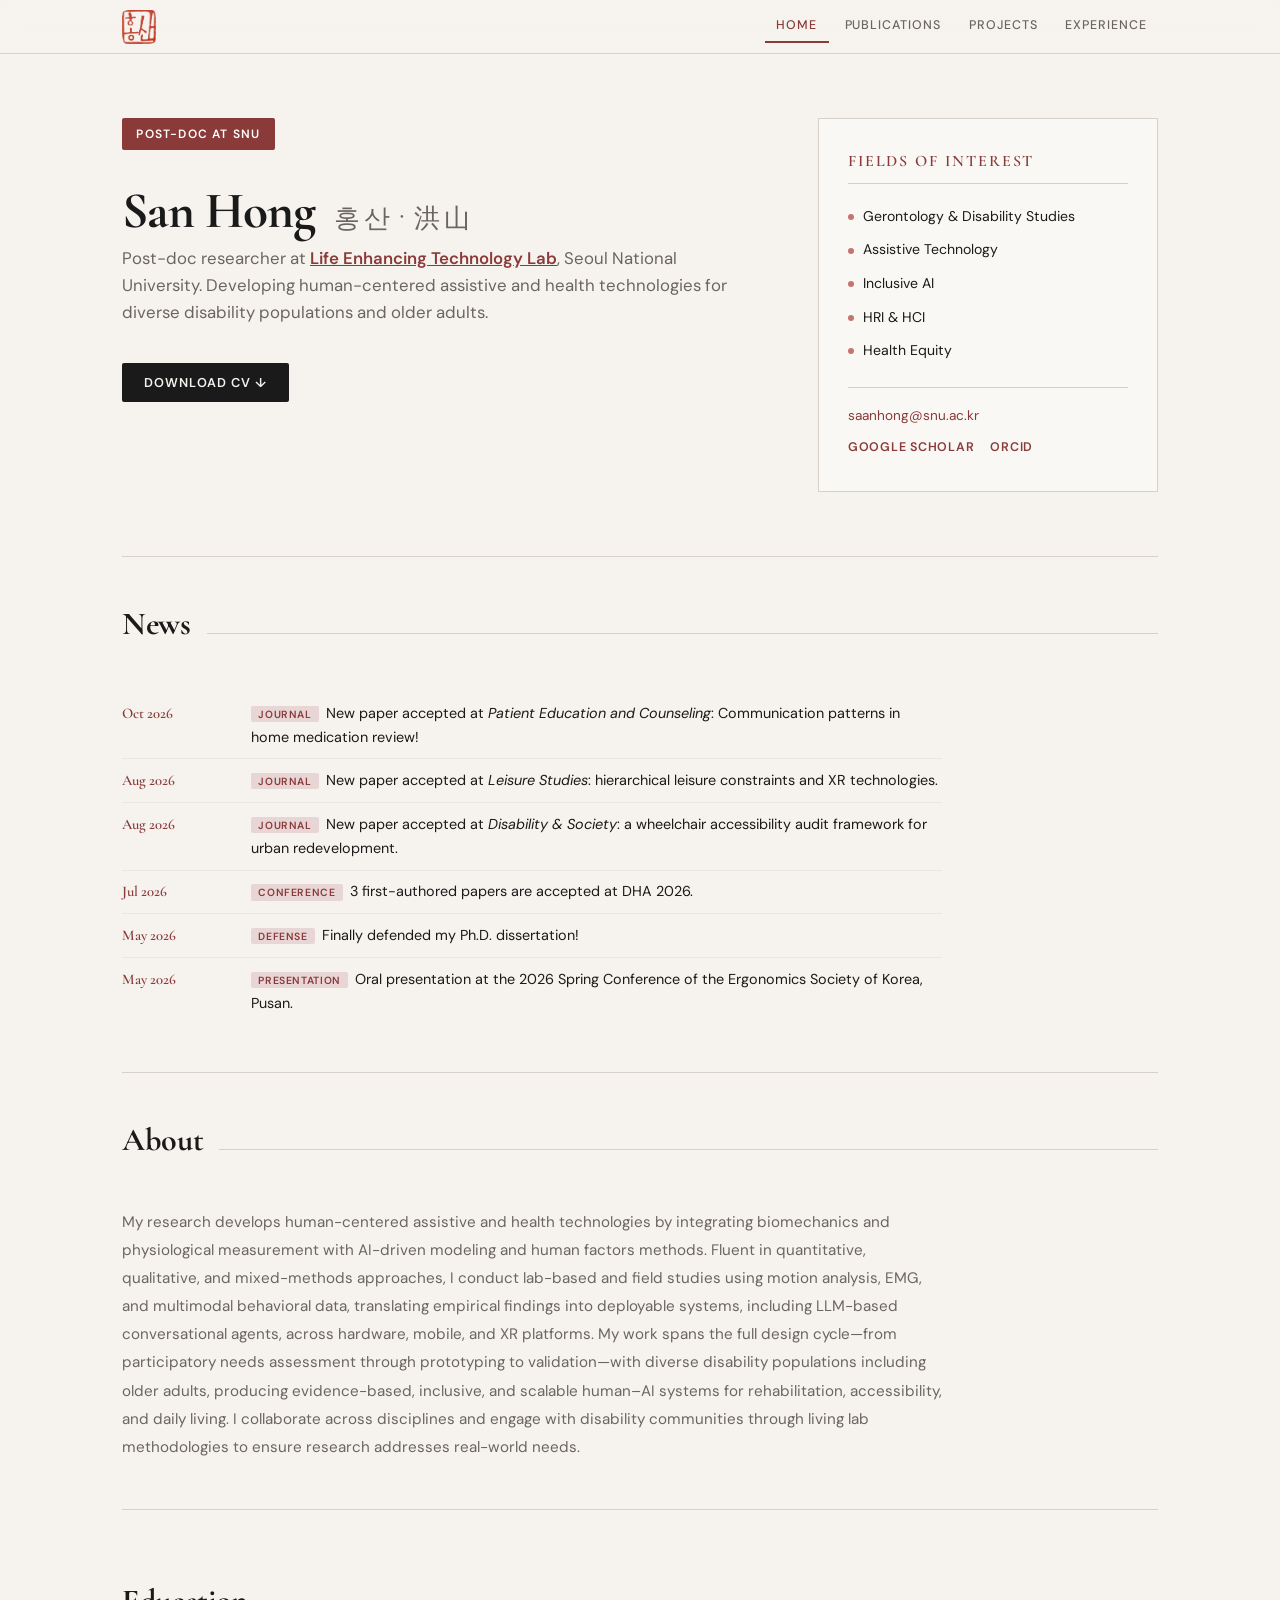
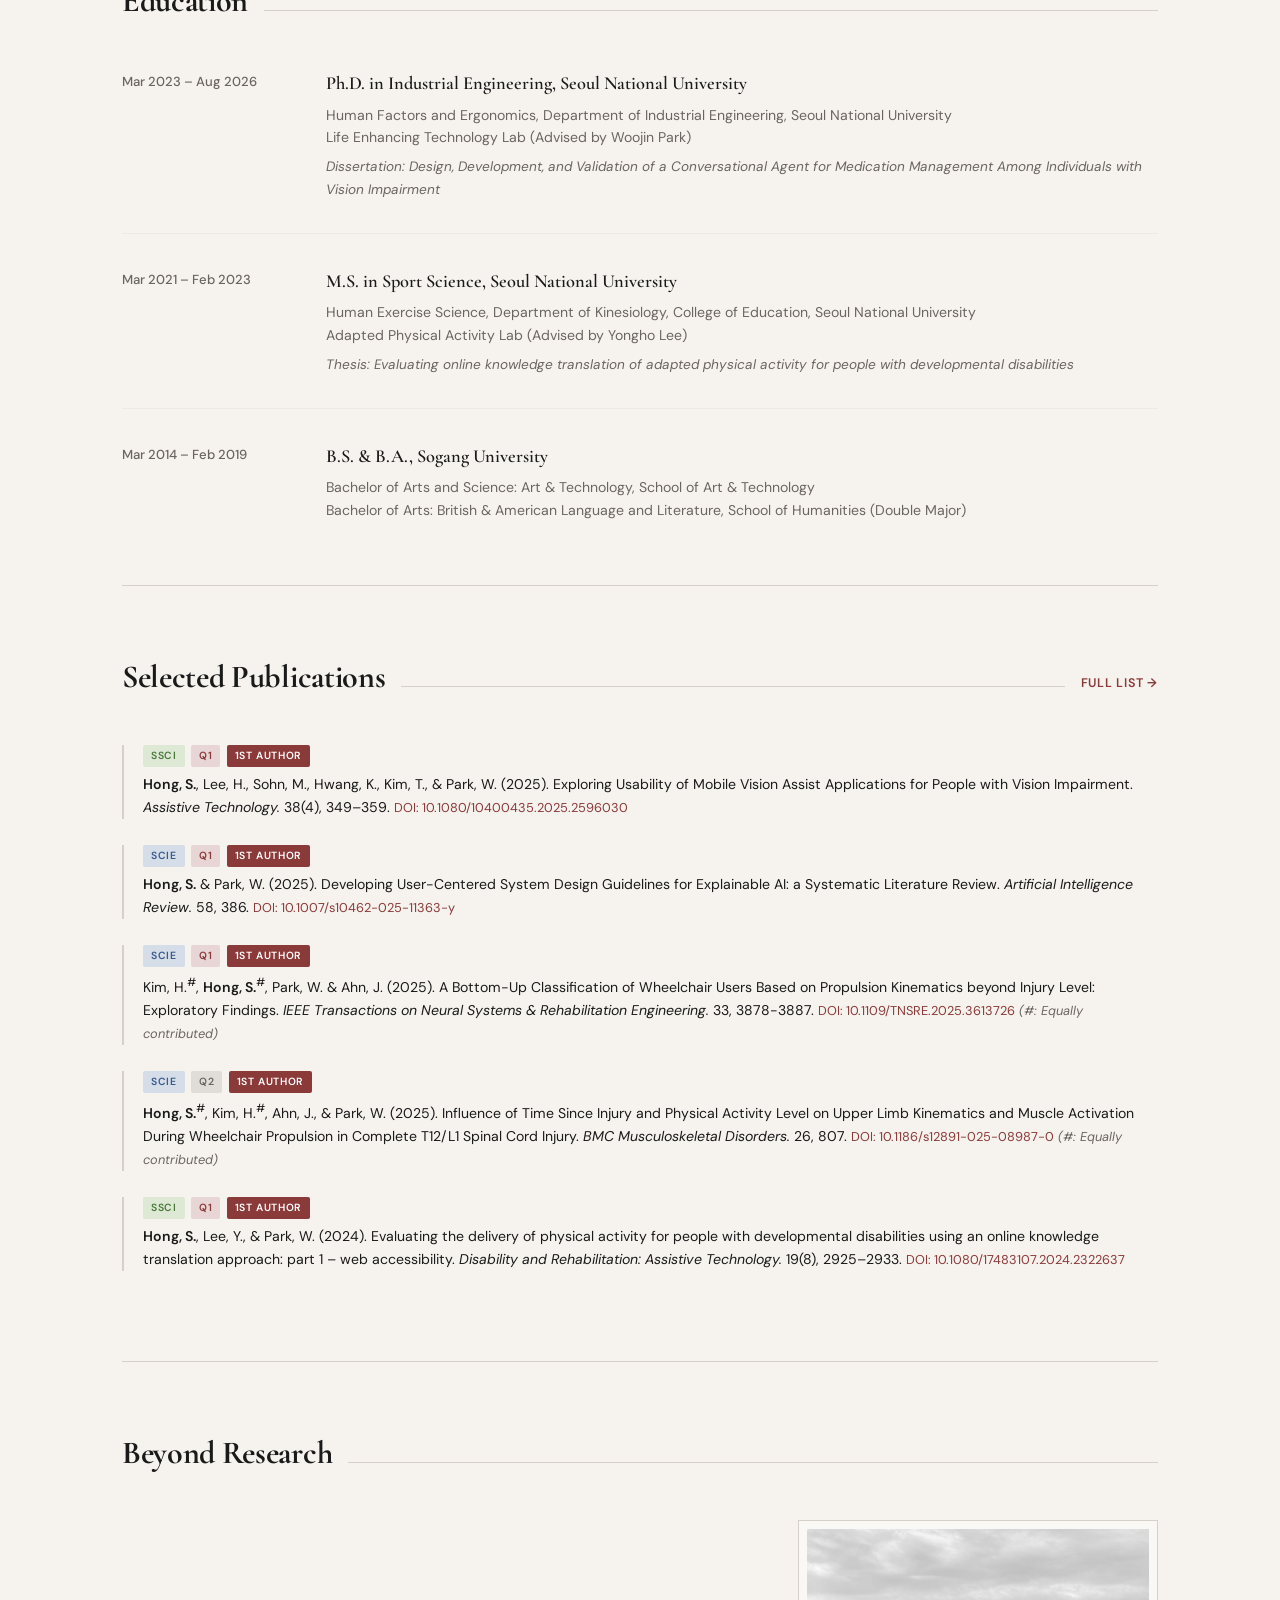
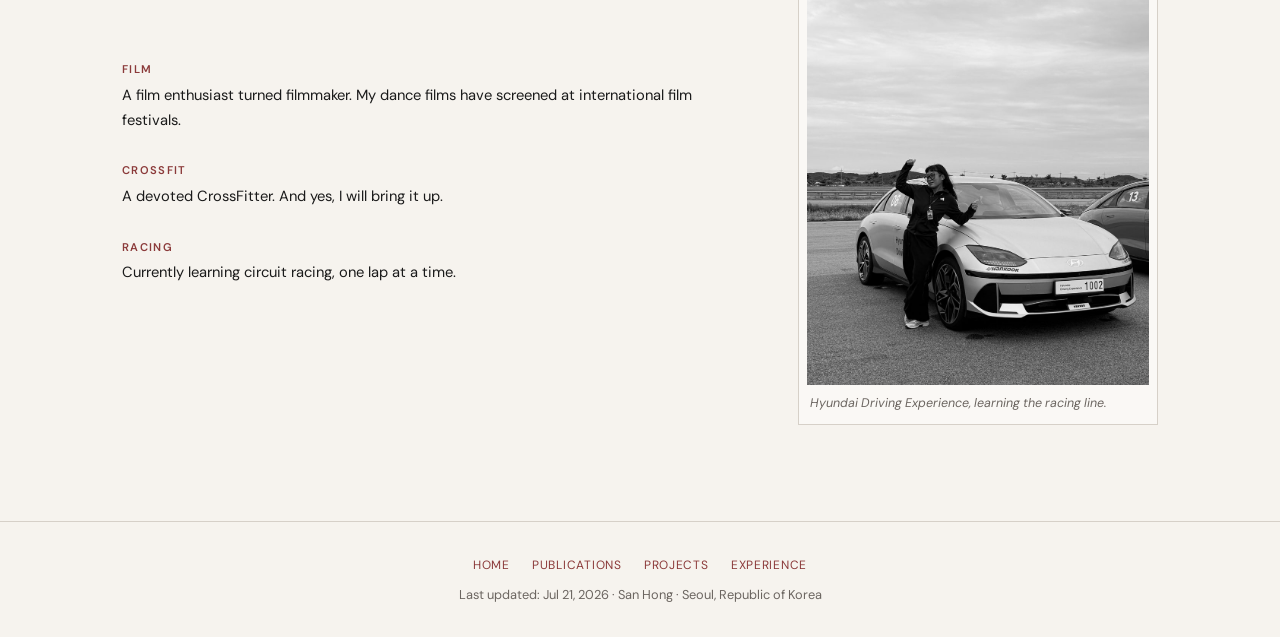
<file: index.html>
<!DOCTYPE html>
<html lang="en">
<head>
<meta charset="UTF-8">
<title>San Hong — redmountain archive</title>
<link rel="icon" type="image/png" href="/favicon.png">
<link rel="canonical" href="https://redmountain.work/home/">
<meta http-equiv="refresh" content="0; url=/home/">
<script>window.location.replace('/home/');</script>
</head>
<body>
<p>Redirecting to <a href="/home/">redmountain.work/home</a>…</p>
</body>
</html>
</file>
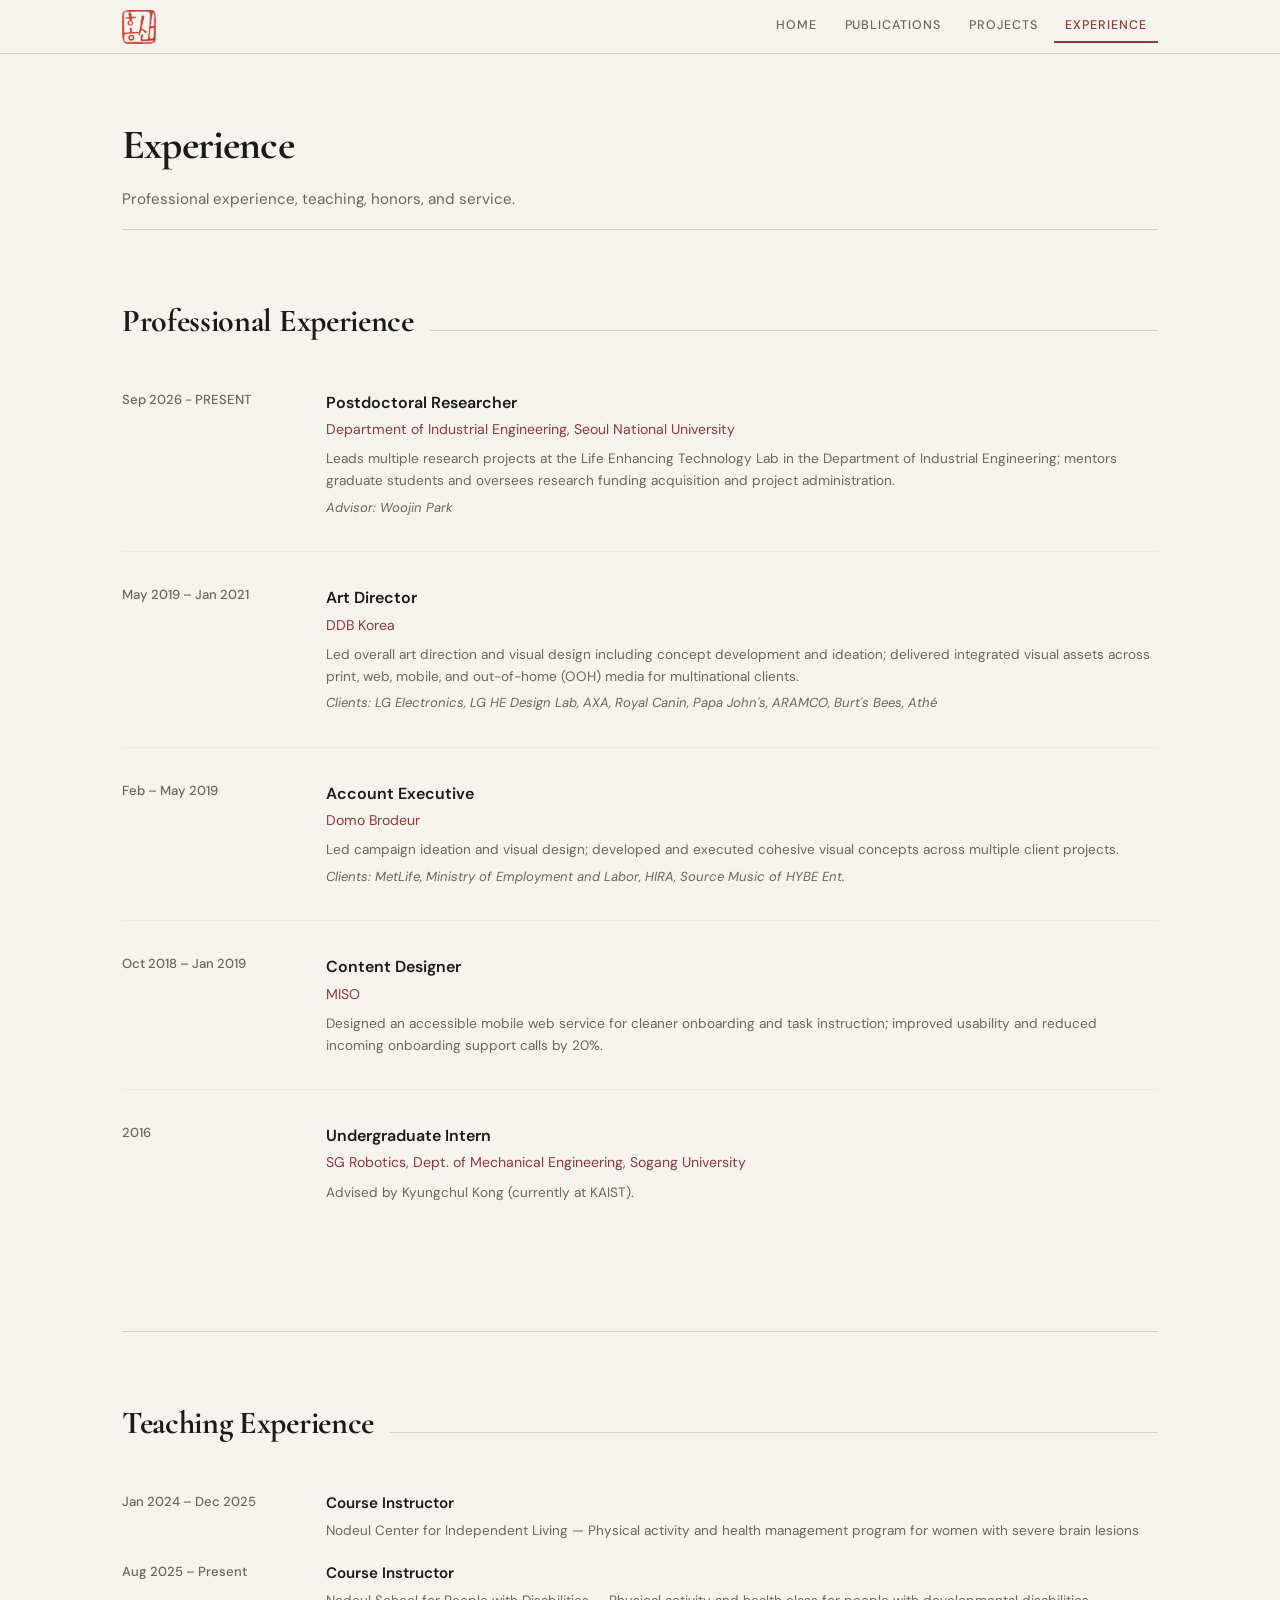
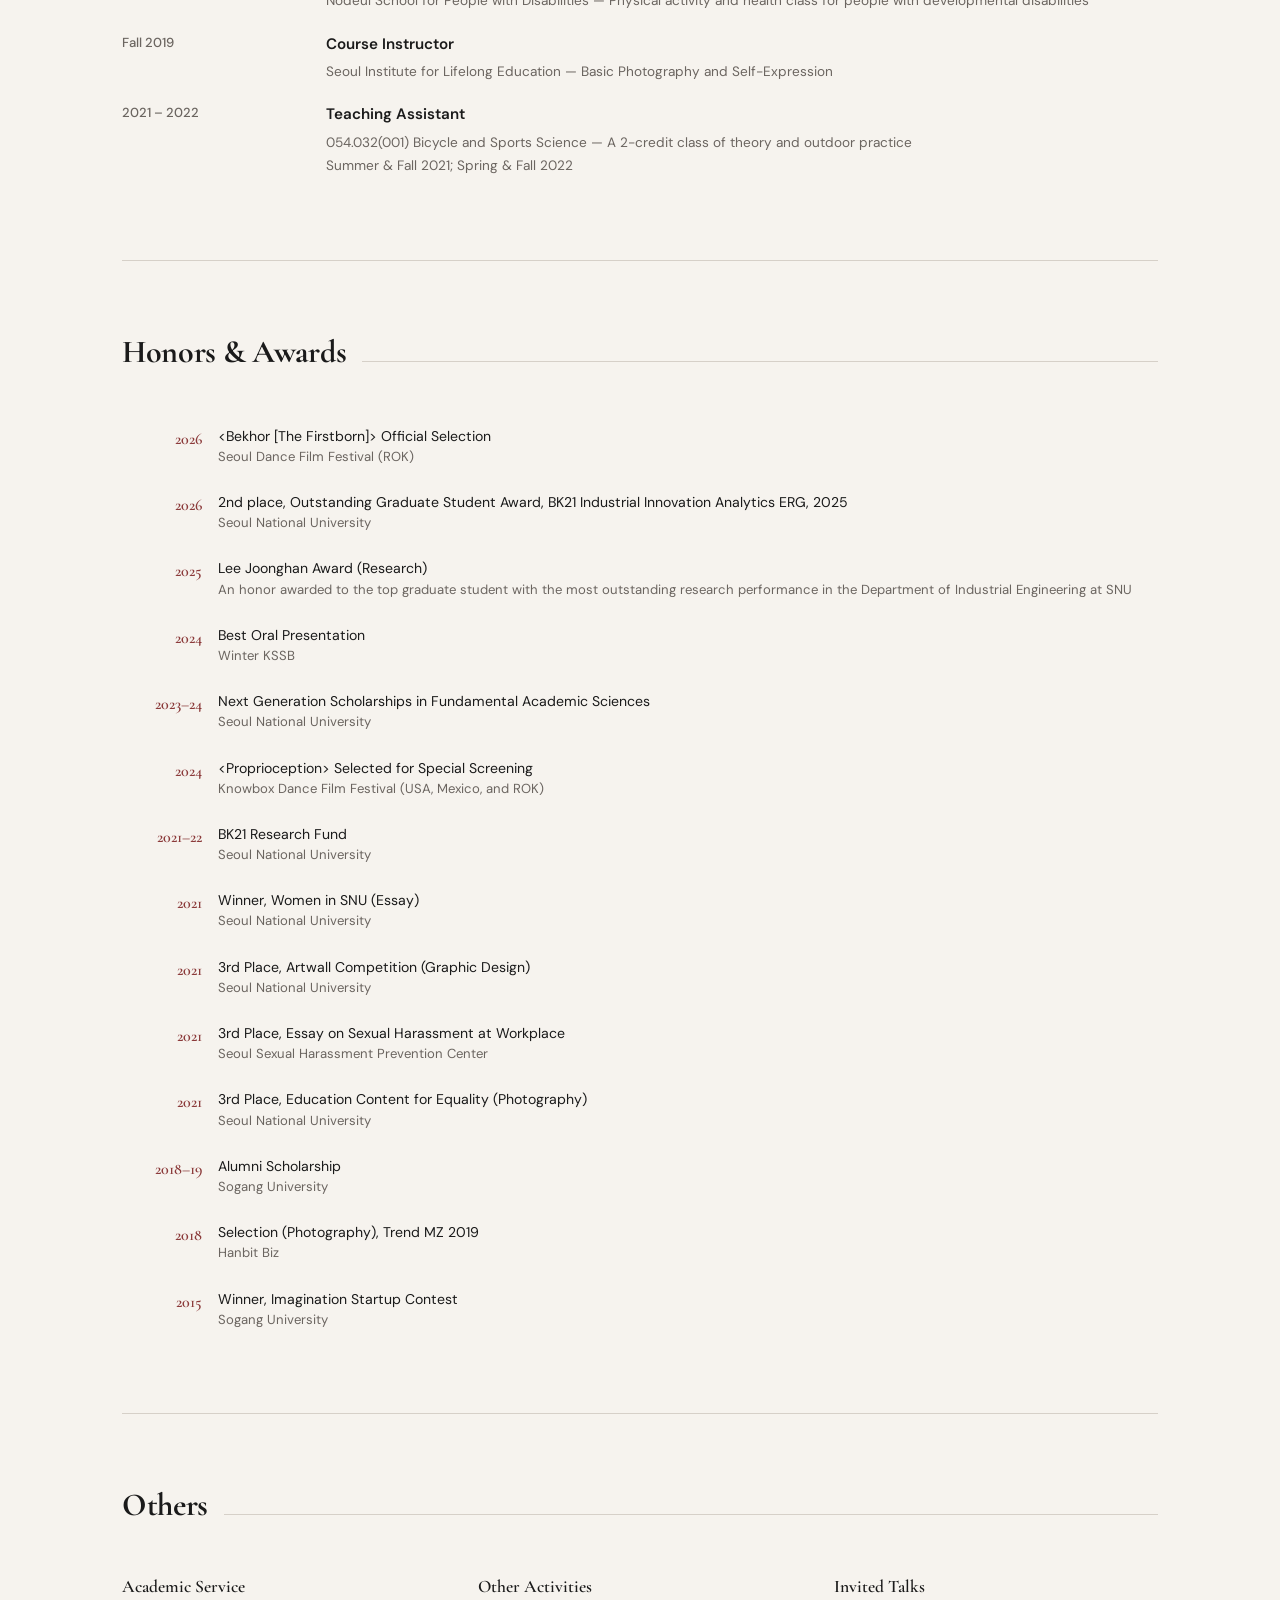
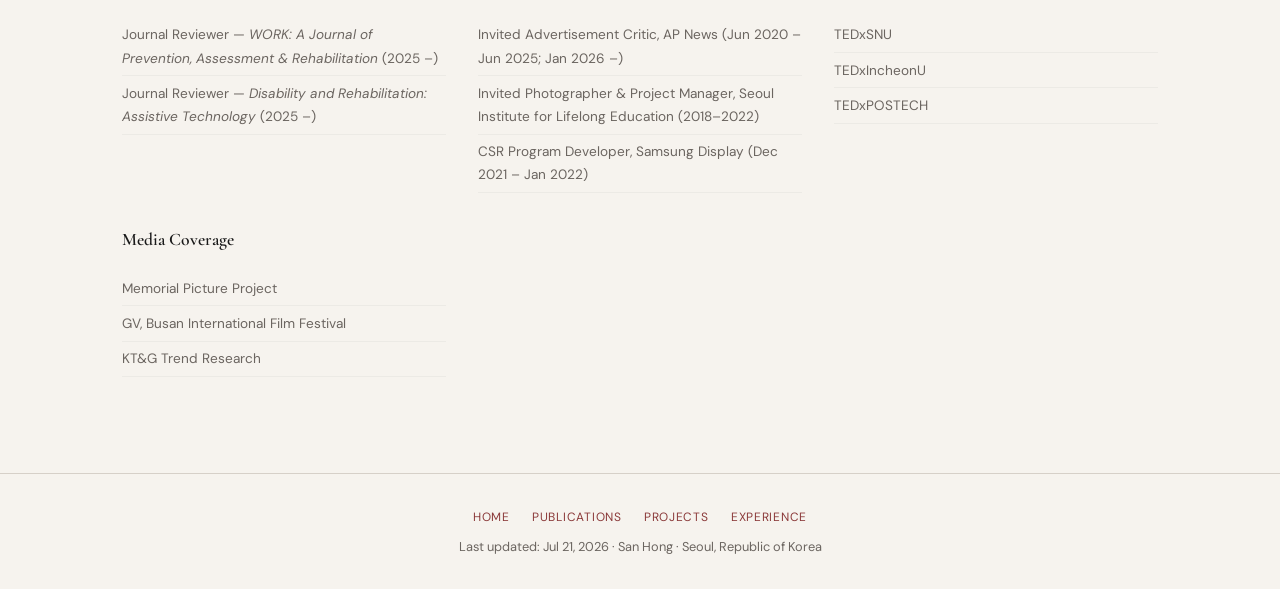
<file: experience/index.html>
<!DOCTYPE html>
<html lang="en">
<head>
<meta charset="UTF-8">
<meta name="viewport" content="width=device-width, initial-scale=1.0">
<title>Experience — San Hong</title>
<link rel="icon" type="image/png" href="/favicon.png">
<link rel="preconnect" href="https://fonts.googleapis.com">
<link href="https://fonts.googleapis.com/css2?family=Cormorant+Garamond:ital,wght@0,400;0,600;0,700;1,400&family=DM+Sans:ital,wght@0,400;0,500;0,600;1,400&display=swap" rel="stylesheet">
<link rel="stylesheet" href="/style.css?v=3">
</head>
<body>

<nav class="site-nav">
  <div class="nav-inner">
    <a class="brand" href="/home/" aria-label="Home"><img src="/seal.png" alt="San Hong seal"></a>
    <button class="nav-toggle" aria-label="Menu" aria-expanded="false">☰</button>
    <div class="nav-links">
      <a href="/home/">Home</a>
      <a href="/publications/">Publications</a>
      <a href="/projects/">Projects</a>
      <a href="/experience/" class="active">Experience</a>
    </div>
  </div>
</nav>

<button class="back-to-top" id="backToTop" onclick="window.scrollTo({top:0,behavior:'smooth'})" aria-label="Back to top">↑</button>

<div class="container">

<div class="page-header">
  <h1>Experience</h1>
  <p>Professional experience, teaching, honors, and service.</p>
</div>

<!-- PROFESSIONAL EXPERIENCE -->
<section id="experience" class="fade-in">
  <div class="section-header">
    <h2>Professional Experience</h2>
    <div class="line"></div>
  </div>

  <div class="exp-item">
    <div class="exp-date">Sep 2026 - PRESENT </div>
    <div class="exp-content">
      <h3>Postdoctoral Researcher</h3>
      <div class="org">Department of Industrial Engineering, Seoul National University</div>
      <p>Leads multiple research projects at the Life Enhancing Technology Lab in the Department of Industrial Engineering; mentors graduate students and oversees research funding acquisition and project administration.</p>
      <div class="exp-clients">Advisor: Woojin Park</div>
    </div>
  </div>
  
  <div class="exp-item">
    <div class="exp-date">May 2019 – Jan 2021</div>
    <div class="exp-content">
      <h3>Art Director</h3>
      <div class="org">DDB Korea</div>
      <p>Led overall art direction and visual design including concept development and ideation; delivered integrated visual assets across print, web, mobile, and out-of-home (OOH) media for multinational clients.</p>
      <div class="exp-clients">Clients: LG Electronics, LG HE Design Lab, AXA, Royal Canin, Papa John's, ARAMCO, Burt's Bees, Athé</div>
    </div>
  </div>

  <div class="exp-item">
    <div class="exp-date">Feb – May 2019</div>
    <div class="exp-content">
      <h3>Account Executive</h3>
      <div class="org">Domo Brodeur</div>
      <p>Led campaign ideation and visual design; developed and executed cohesive visual concepts across multiple client projects.</p>
      <div class="exp-clients">Clients: MetLife, Ministry of Employment and Labor, HIRA, Source Music of HYBE Ent.</div>
    </div>
  </div>

  <div class="exp-item">
    <div class="exp-date">Oct 2018 – Jan 2019</div>
    <div class="exp-content">
      <h3>Content Designer</h3>
      <div class="org">MISO</div>
      <p>Designed an accessible mobile web service for cleaner onboarding and task instruction; improved usability and reduced incoming onboarding support calls by 20%.</p>
    </div>
  </div>

  <div class="exp-item">
    <div class="exp-date">2016</div>
    <div class="exp-content">
      <h3>Undergraduate Intern</h3>
      <div class="org">SG Robotics, Dept. of Mechanical Engineering, Sogang University</div>
      <p>Advised by Kyungchul Kong (currently at KAIST).</p>
    </div>
  </div>
</section>

<!-- ════════════════════════════════════════════════════
     TEACHING — 새 항목: teach-item 블록 복사
     ════════════════════════════════════════════════════ -->
<section id="teaching" class="fade-in">
  <div class="section-header">
    <h2>Teaching Experience</h2>
    <div class="line"></div>
  </div>

  <div class="teach-item">
    <div class="teach-date">Jan 2024 – Dec 2025</div>
    <div class="teach-content">
      <h3>Course Instructor</h3>
      <p>Nodeul Center for Independent Living — Physical activity and health management program for women with severe brain lesions</p>
    </div>
  </div>

  <div class="teach-item">
    <div class="teach-date">Aug 2025 – Present</div>
    <div class="teach-content">
      <h3>Course Instructor</h3>
      <p>Nodeul School for People with Disabilities — Physical activity and health class for people with developmental disabilities</p>
    </div>
  </div>

  <div class="teach-item">
    <div class="teach-date">Fall 2019</div>
    <div class="teach-content">
      <h3>Course Instructor</h3>
      <p>Seoul Institute for Lifelong Education — Basic Photography and Self-Expression</p>
    </div>
  </div>

  <div class="teach-item">
    <div class="teach-date">2021 – 2022</div>
    <div class="teach-content">
      <h3>Teaching Assistant</h3>
      <p>054.032(001) Bicycle and Sports Science — A 2-credit class of theory and outdoor practice<br>Summer &amp; Fall 2021; Spring &amp; Fall 2022</p>
    </div>
  </div>
</section>

<!-- ════════════════════════════════════════════════════
     HONORS & AWARDS — 새 항목: honor-item 블록 복사
     연도는 honor-year, 부가설명은 <span class="sub">기관명</span>
     ════════════════════════════════════════════════════ -->
<section id="honors" class="fade-in">
  <div class="section-header">
    <h2>Honors &amp; Awards</h2>
    <div class="line"></div>
  </div>

  <div class="honor-item">
    <div class="honor-year">2026</div>
    <div class="honor-text">&lt;Bekhor [The Firstborn]&gt; Official Selection <span class="sub">Seoul Dance Film Festival (ROK)</span></div>
  </div>

  <div class="honor-item">
    <div class="honor-year">2026</div>
    <div class="honor-text">2nd place, Outstanding Graduate Student Award, BK21 Industrial Innovation Analytics ERG, 2025 <span class="sub">Seoul National University</span></div>
  </div>

  <div class="honor-item">
    <div class="honor-year">2025</div>
    <div class="honor-text">Lee Joonghan Award (Research) <span class="sub">An honor awarded to the top graduate student with the most outstanding research performance in the Department of Industrial Engineering at SNU</span></div>
  </div>

  <div class="honor-item">
    <div class="honor-year">2024</div>
    <div class="honor-text">Best Oral Presentation <span class="sub">Winter KSSB</span></div>
  </div>

  <div class="honor-item">
    <div class="honor-year">2023–24</div>
    <div class="honor-text">Next Generation Scholarships in Fundamental Academic Sciences <span class="sub">Seoul National University</span></div>
  </div>

  <div class="honor-item">
    <div class="honor-year">2024</div>
    <div class="honor-text">&lt;Proprioception&gt; Selected for Special Screening <span class="sub">Knowbox Dance Film Festival (USA, Mexico, and ROK)</span></div>
  </div>

  <div class="honor-item">
    <div class="honor-year">2021–22</div>
    <div class="honor-text">BK21 Research Fund <span class="sub">Seoul National University</span></div>
  </div>

  <div class="honor-item">
    <div class="honor-year">2021</div>
    <div class="honor-text">Winner, Women in SNU (Essay) <span class="sub">Seoul National University</span></div>
  </div>

  <div class="honor-item">
    <div class="honor-year">2021</div>
    <div class="honor-text">3rd Place, Artwall Competition (Graphic Design) <span class="sub">Seoul National University</span></div>
  </div>

  <div class="honor-item">
    <div class="honor-year">2021</div>
    <div class="honor-text">3rd Place, Essay on Sexual Harassment at Workplace <span class="sub">Seoul Sexual Harassment Prevention Center</span></div>
  </div>

  <div class="honor-item">
    <div class="honor-year">2021</div>
    <div class="honor-text">3rd Place, Education Content for Equality (Photography) <span class="sub">Seoul National University</span></div>
  </div>

  <div class="honor-item">
    <div class="honor-year">2018–19</div>
    <div class="honor-text">Alumni Scholarship <span class="sub">Sogang University</span></div>
  </div>

  <div class="honor-item">
    <div class="honor-year">2018</div>
    <div class="honor-text">Selection (Photography), Trend MZ 2019 <span class="sub">Hanbit Biz</span></div>
  </div>

  <div class="honor-item">
    <div class="honor-year">2015</div>
    <div class="honor-text">Winner, Imagination Startup Contest <span class="sub">Sogang University</span></div>
  </div>
</section>

<!-- ════════════════════════════════════════════════════
     OTHERS — 새 블록: other-block 복사, 새 항목: <li> 추가
     ════════════════════════════════════════════════════ -->
<section id="others" class="fade-in">
  <div class="section-header">
    <h2>Others</h2>
    <div class="line"></div>
  </div>

  <div class="other-grid">
    <div class="other-block">
      <h3>Academic Service</h3>
      <ul class="other-list">
        <li>Journal Reviewer — <em>WORK: A Journal of Prevention, Assessment &amp; Rehabilitation</em> (2025 –)</li>
        <li>Journal Reviewer — <em>Disability and Rehabilitation: Assistive Technology</em> (2025 –)</li>
      </ul>
    </div>

    <div class="other-block">
      <h3>Other Activities</h3>
      <ul class="other-list">
        <li>Invited Advertisement Critic, AP News (Jun 2020 – Jun 2025; Jan 2026 –)</li>
        <li>Invited Photographer &amp; Project Manager, Seoul Institute for Lifelong Education (2018–2022)</li>
        <li>CSR Program Developer, Samsung Display (Dec 2021 – Jan 2022)</li>
      </ul>
    </div>

    <div class="other-block">
      <h3>Invited Talks</h3>
      <ul class="other-list">
        <li>TEDxSNU</li>
        <li>TEDxIncheonU</li>
        <li>TEDxPOSTECH</li>
      </ul>
    </div>

    <div class="other-block">
      <h3>Media Coverage</h3>
      <ul class="other-list">
        <li>Memorial Picture Project</li>
        <li>GV, Busan International Film Festival</li>
        <li>KT&amp;G Trend Research</li>
      </ul>
    </div>
  </div>
</section>

</div><!-- end container -->

<footer>
  <div class="container">
    <div class="foot-nav">
      <a href="/home/">Home</a>
      <a href="/publications/">Publications</a>
      <a href="/projects/">Projects</a>
      <a href="/experience/">Experience</a>
    </div>
    Last updated: Jul 21, 2026 <!-- 날짜 수정 --> · San Hong · Seoul, Republic of Korea
  </div>
</footer>

<script src="/site.js?v=3"></script>

</body>
</html>
</file>
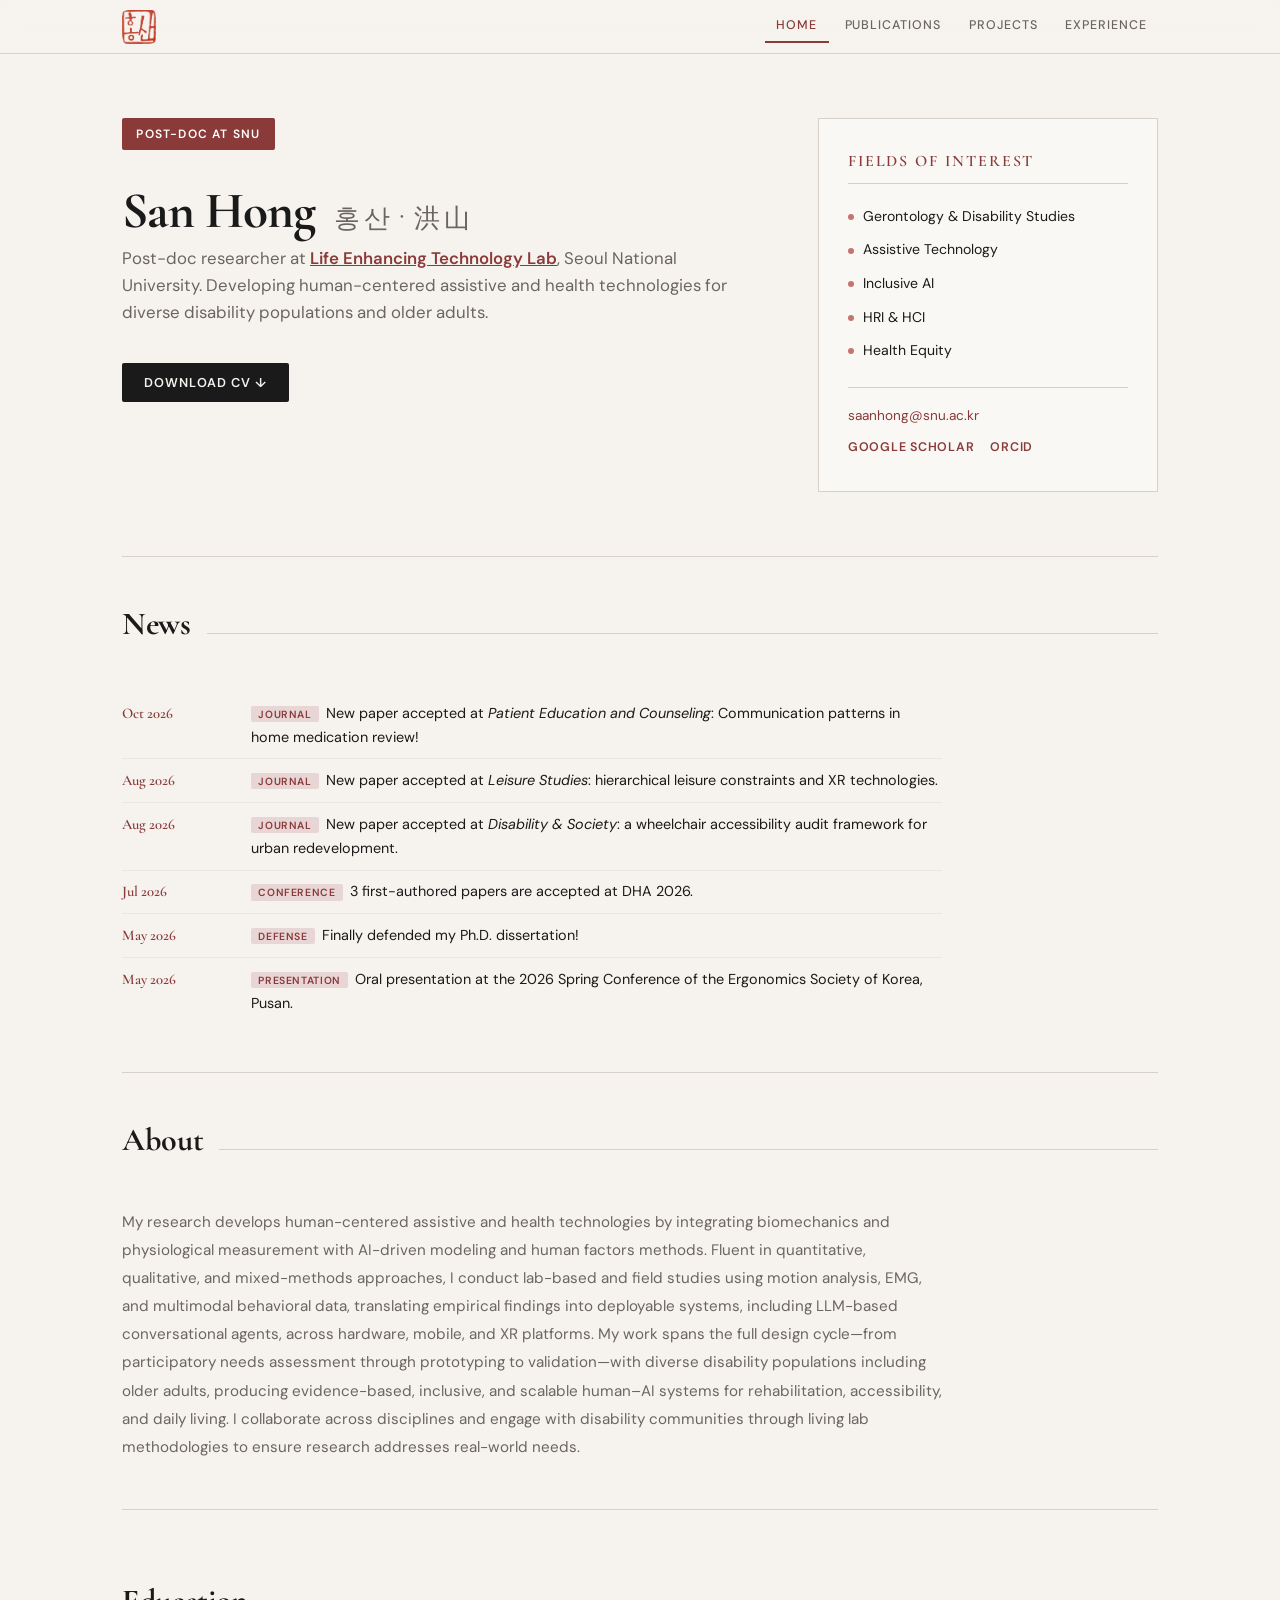
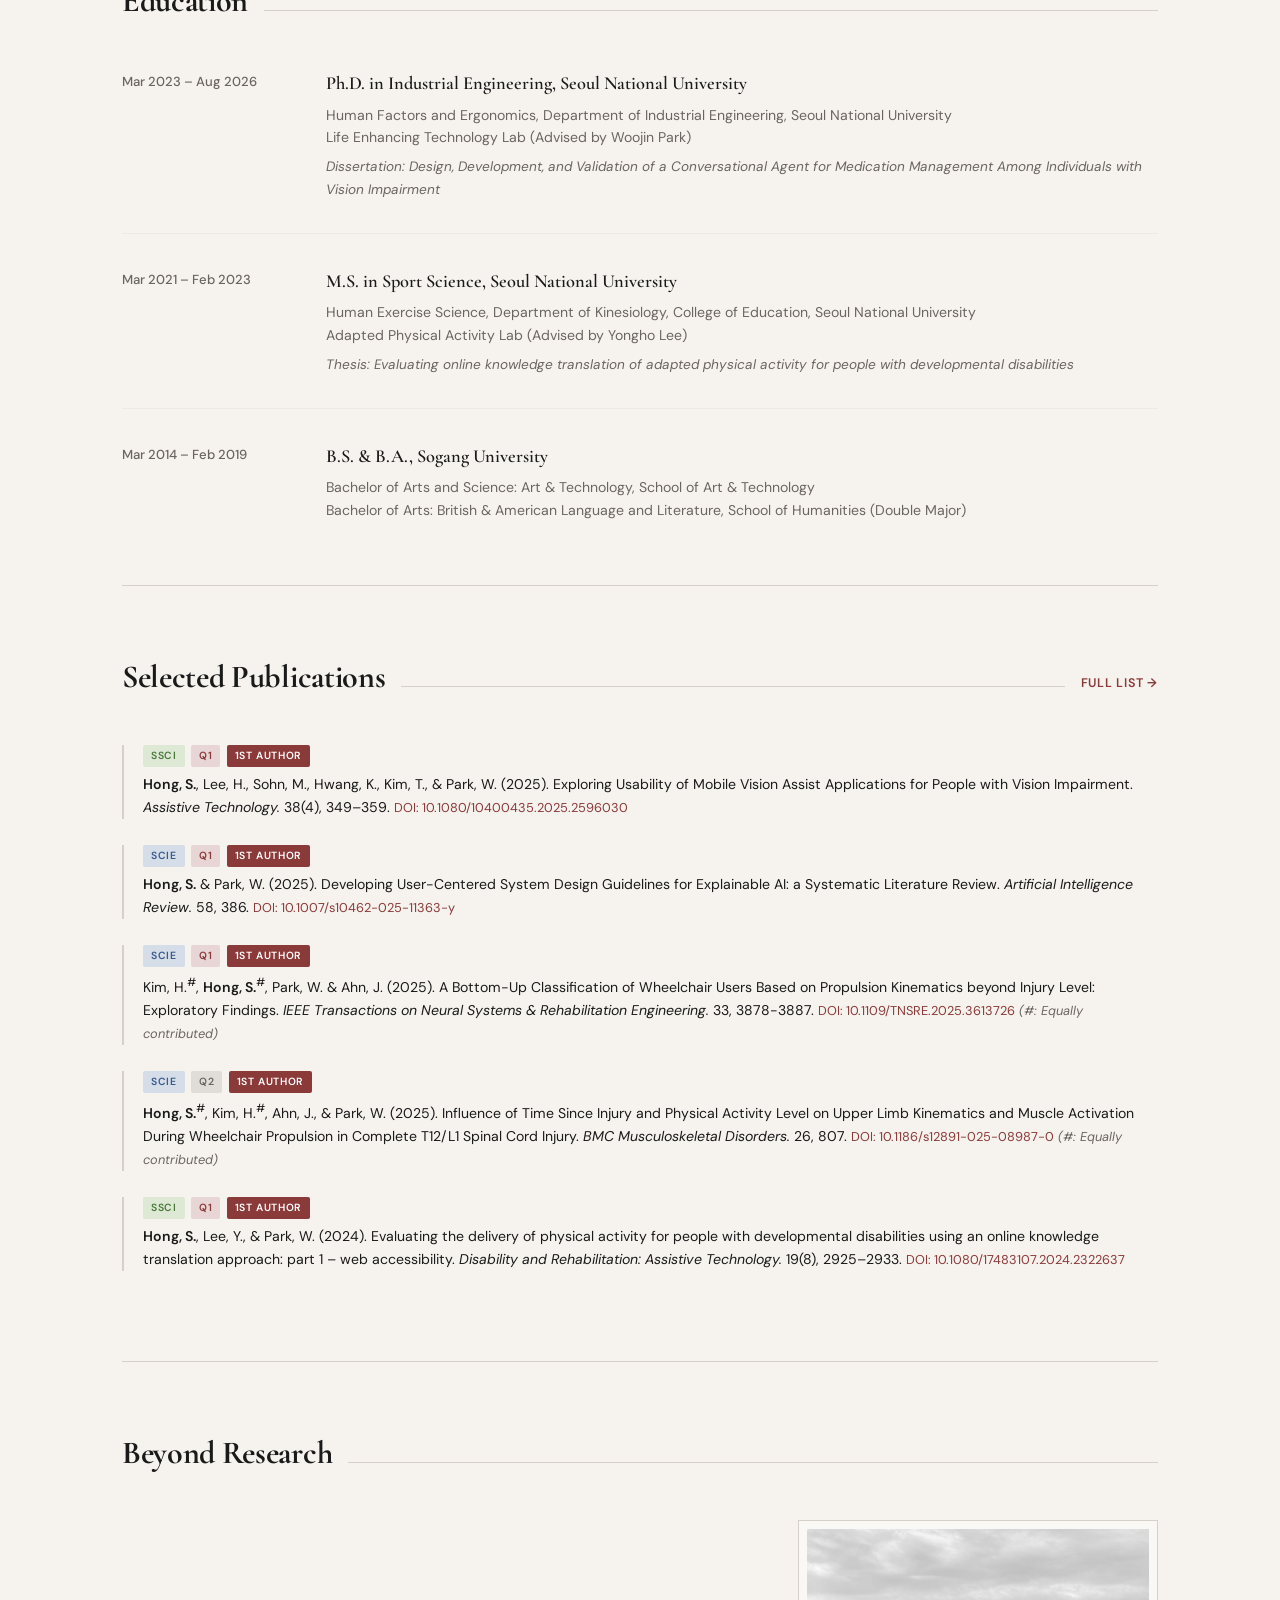
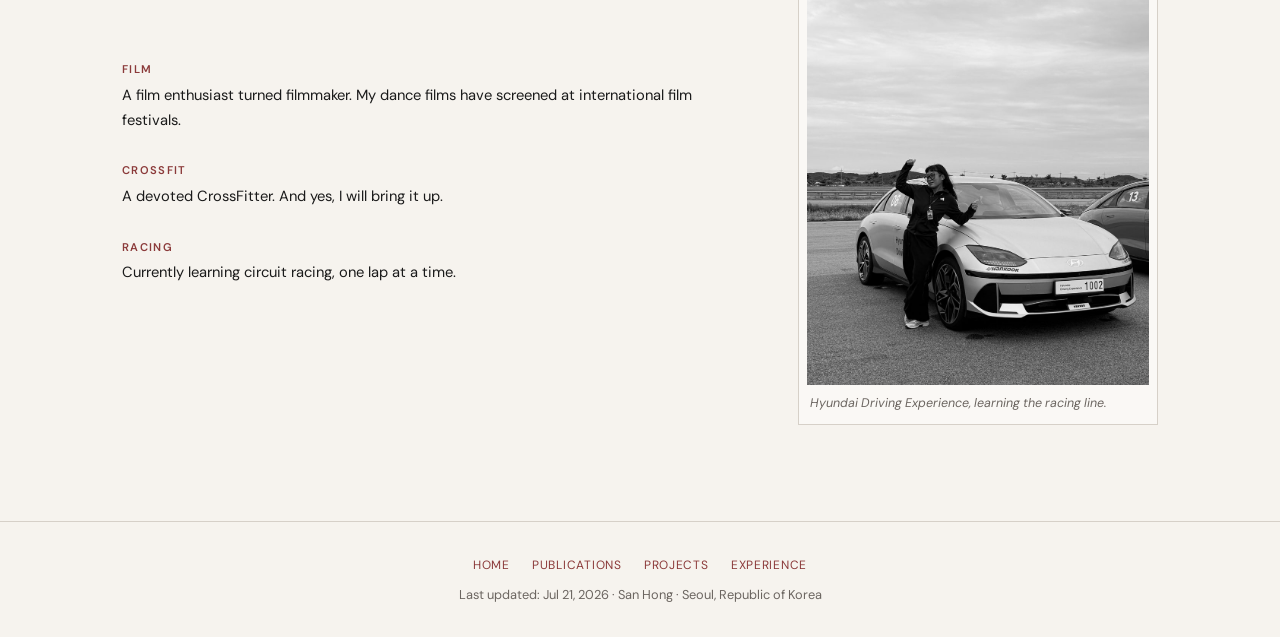
<file: home/index.html>
<!DOCTYPE html>
<html lang="en">
<head>
<meta charset="UTF-8">
<meta name="viewport" content="width=device-width, initial-scale=1.0">
<title>San Hong | redmountain archive</title>
<link rel="icon" type="image/png" href="/favicon.png">
<link rel="preconnect" href="https://fonts.googleapis.com">
<link href="https://fonts.googleapis.com/css2?family=Cormorant+Garamond:ital,wght@0,400;0,600;0,700;1,400&family=DM+Sans:ital,wght@0,400;0,500;0,600;1,400&display=swap" rel="stylesheet">
<link rel="stylesheet" href="/style.css?v=3">
</head>
<body>

<!-- SITE NAV — 모든 페이지 공통. 현재 페이지에 class="active" -->
<nav class="site-nav">
  <div class="nav-inner">
    <a class="brand" href="/home/" aria-label="Home"><img src="/seal.png" alt="San Hong seal"></a>
    <button class="nav-toggle" aria-label="Menu" aria-expanded="false">☰</button>
    <div class="nav-links">
      <a href="/home/" class="active">Home</a>
      <a href="/publications/">Publications</a>
      <a href="/projects/">Projects</a>
      <a href="/experience/">Experience</a>
    </div>
  </div>
</nav>

<!-- BACK TO TOP -->
<button class="back-to-top" id="backToTop" onclick="window.scrollTo({top:0,behavior:'smooth'})" aria-label="Back to top">↑</button>

<!-- HERO -->
<header class="hero">
  <div class="container">
    <div class="hero-grid">
      <div>
        <!-- 졸업 예정 배지 — 졸업 후 이 줄 삭제 -->
        <div class="graduating">POST-DOC AT SNU</div>
        <h1>San Hong <span class="han">홍 산ㆍ洪 山</span></h1>
        <p class="tagline">
          Post-doc researcher at <strong><a href="https://let.snu.ac.kr" target="_blank">Life Enhancing Technology Lab</a></strong>, Seoul National University.
          Developing human-centered assistive and health technologies for diverse disability populations and older adults.
        </p>
        <a class="cv-button" href="https://drive.google.com/file/d/1rmtexjwwuVeIBKNCPRmOj4jztpJ6fxpQ/view?usp=sharing" target="_blank">Download CV ↓</a>
      </div>
      <div class="sidebar-card">
        <h3>Fields of Interest</h3>
        <ul class="field-list">
          <!-- 관심분야 추가/수정: <li>새 분야</li> -->
          <li>Gerontology &amp; Disability Studies</li>
          <li>Assistive Technology</li>
          <li>Inclusive AI</li>
          <li>HRI &amp; HCI</li>
          <li>Health Equity</li>
        </ul>
        <div class="contact-row">
          <a href="mailto:saanhong@snu.ac.kr">saanhong@snu.ac.kr</a>
          <div class="links">
            <a href="https://scholar.google.com/citations?user=6lB9pykAAAAJ&hl=en&authuser=1" target="_blank">Google Scholar</a>
            <a href="https://orcid.org/0000-0002-8464-1002" target="_blank">ORCID</a>
          </div>
        </div>
      </div>
    </div>
  </div>
</header>

<div class="container">

<!-- ════════════════════════════════════════════════════
     NEWS — 최근 소식
     새 소식 추가: 맨 위에 <li> 블록 복사해서 붙여넣기
     날짜: <span class="news-date">Mon YYYY</span>  ← 월 채워넣기
     태그(선택): <span class="tag">Paper</span> / Award / Talk / Film 등
     오래된 소식은 6~8개 넘어가면 아래에서 삭제
     ════════════════════════════════════════════════════ -->
<section class="news-section fade-in" id="news">
  <div class="section-header">
    <h2>News</h2>
    <div class="line"></div>
  </div>
  <ul class="news-list">
    <li>
      <span class="news-date">Oct 2026</span>
      <span class="news-text"><span class="tag">Journal</span>New paper accepted at <em>Patient Education and Counseling</em>: Communication patterns in home medication review!</span>
    </li>
    
    
    <li>
      <span class="news-date">Aug 2026</span>
      <span class="news-text"><span class="tag">Journal</span>New paper accepted at <em>Leisure Studies</em>: hierarchical leisure constraints and XR technologies.</span>
    </li>
    <li>
      <span class="news-date">Aug 2026</span>
      <span class="news-text"><span class="tag">Journal</span>New paper accepted at <em>Disability &amp; Society</em>: a wheelchair accessibility audit framework for urban redevelopment.</span>
    </li>
    <li>
      <span class="news-date">Jul 2026</span>
      <span class="news-text"><span class="tag">Conference</span>3 first-authored papers are accepted at DHA 2026.</span>
    </li>
    <li>
      <span class="news-date">May 2026</span>
      <span class="news-text"><span class="tag">Defense</span>Finally defended my Ph.D. dissertation!</span>
    </li>
    <li>
      <span class="news-date">May 2026</span>
      <span class="news-text"><span class="tag">Presentation</span>Oral presentation at the 2026 Spring Conference of the Ergonomics Society of Korea, Pusan.</span>
    </li>
  </ul>
</section>

<!-- RESEARCH PROFILE -->
<section class="profile-section fade-in" id="about">
  <div class="section-header">
    <h2>About</h2>
    <div class="line"></div>
  </div>
  <p class="profile-text">
    My research develops human-centered assistive and health technologies by integrating biomechanics and physiological measurement with AI-driven modeling and human factors methods. 
    Fluent in quantitative, qualitative, and mixed-methods approaches, I conduct lab-based and field studies using motion analysis, EMG, and multimodal behavioral data, translating empirical findings 
    into deployable systems, including LLM-based conversational agents, across hardware, mobile, and XR platforms. My work spans the full design cycle—from participatory needs assessment through prototyping 
    to validation—with diverse disability populations including older adults, producing evidence-based, inclusive, and scalable human–AI systems for rehabilitation, accessibility, and daily living. 
    I collaborate across disciplines and engage with disability communities through living lab methodologies to ensure research addresses real-world needs.
  </p>
</section>

<!-- EDUCATION -->
<section id="education" class="fade-in">
  <div class="section-header">
    <h2>Education</h2>
    <div class="line"></div>
  </div>

  <div class="edu-item">
    <div class="edu-date">Mar 2023 – Aug 2026</div>
    <div class="edu-content">
      <h3>Ph.D. in Industrial Engineering, Seoul National University</h3>
      <p>Human Factors and Ergonomics, Department of Industrial Engineering, Seoul National University</p>
      <p>Life Enhancing Technology Lab (Advised by Woojin Park)</p>
      <div class="thesis">Dissertation: Design, Development, and Validation of a Conversational Agent for Medication Management Among Individuals with Vision Impairment</div>
    </div>
  </div>

  <div class="edu-item">
    <div class="edu-date">Mar 2021 – Feb 2023</div>
    <div class="edu-content">
      <h3>M.S. in Sport Science, Seoul National University</h3>
      <p>Human Exercise Science, Department of Kinesiology, College of Education, Seoul National University</p>
      <p>Adapted Physical Activity Lab (Advised by Yongho Lee)</p>
      <div class="thesis">Thesis: Evaluating online knowledge translation of adapted physical activity for people with developmental disabilities</div>
    </div>
  </div>

  <div class="edu-item">
    <div class="edu-date">Mar 2014 – Feb 2019</div>
    <div class="edu-content">
      <h3>B.S. &amp; B.A., Sogang University</h3>
      <p>Bachelor of Arts and Science: Art &amp; Technology, School of Art &amp; Technology</p>
      <p>Bachelor of Arts: British &amp; American Language and Literature, School of Humanities (Double Major)</p>
    </div>
  </div>
</section>

<!-- ════════════════════════════════════════════════════
     SELECTED PUBLICATIONS — 대표 논문 5편
     전체 목록은 publications.html에서 관리
     교체하려면 publications.html에서 pub-item 블록 복사
     ════════════════════════════════════════════════════ -->
<section id="selected-pubs" class="fade-in">
  <div class="section-header">
    <h2>Selected Publications</h2>
    <div class="line"></div>
    <a class="more-link" href="/publications/">Full list →</a>
  </div>

  <div class="pub-item">
    <div class="pub-badges">
      <span class="badge ssci">SSCI</span><span class="badge q1">Q1</span><span class="badge first">1st Author</span>
    </div>
    <div class="pub-text">
      <span class="my-name">Hong, S.</span>, Lee, H., Sohn, M., Hwang, K., Kim, T., &amp; Park, W. (2025). Exploring Usability of Mobile Vision Assist Applications for People with Vision Impairment. <span class="journal">Assistive Technology.</span> 38(4), 349–359. <a class="doi" href="https://doi.org/10.1080/10400435.2025.2596030">DOI: 10.1080/10400435.2025.2596030</a>
    </div>
  </div>

  <div class="pub-item">
    <div class="pub-badges">
      <span class="badge scie">SCIE</span><span class="badge q1">Q1</span><span class="badge first">1st Author</span>
    </div>
    <div class="pub-text">
      <span class="my-name">Hong, S.</span> &amp; Park, W. (2025). Developing User-Centered System Design Guidelines for Explainable AI: a Systematic Literature Review. <span class="journal">Artificial Intelligence Review.</span> 58, 386. <a class="doi" href="https://doi.org/10.1007/s10462-025-11363-y">DOI: 10.1007/s10462-025-11363-y</a>
    </div>
  </div>

  <div class="pub-item">
    <div class="pub-badges">
      <span class="badge scie">SCIE</span><span class="badge q1">Q1</span><span class="badge first">1st Author</span>
    </div>
    <div class="pub-text">
      Kim, H.<sup>#</sup>, <span class="my-name">Hong, S.</span><sup>#</sup>, Park, W. &amp; Ahn, J. (2025). A Bottom-Up Classification of Wheelchair Users Based on Propulsion Kinematics beyond Injury Level: Exploratory Findings. <span class="journal">IEEE Transactions on Neural Systems &amp; Rehabilitation Engineering.</span> 33, 3878-3887. <a class="doi" href="https://doi.org/10.1109/TNSRE.2025.3613726">DOI: 10.1109/TNSRE.2025.3613726</a> <span class="note">(#: Equally contributed)</span>
    </div>
  </div>

  <div class="pub-item">
    <div class="pub-badges">
      <span class="badge scie">SCIE</span><span class="badge q2">Q2</span><span class="badge first">1st Author</span>
    </div>
    <div class="pub-text">
      <span class="my-name">Hong, S.</span><sup>#</sup>, Kim, H.<sup>#</sup>, Ahn, J., &amp; Park, W. (2025). Influence of Time Since Injury and Physical Activity Level on Upper Limb Kinematics and Muscle Activation During Wheelchair Propulsion in Complete T12/L1 Spinal Cord Injury. <span class="journal">BMC Musculoskeletal Disorders.</span> 26, 807. <a class="doi" href="https://doi.org/10.1186/s12891-025-08987-0">DOI: 10.1186/s12891-025-08987-0</a> <span class="note">(#: Equally contributed)</span>
    </div>
  </div>

  <div class="pub-item">
    <div class="pub-badges">
      <span class="badge ssci">SSCI</span><span class="badge q1">Q1</span><span class="badge first">1st Author</span>
    </div>
    <div class="pub-text">
      <span class="my-name">Hong, S.</span>, Lee, Y., &amp; Park, W. (2024). Evaluating the delivery of physical activity for people with developmental disabilities using an online knowledge translation approach: part 1 – web accessibility. <span class="journal">Disability and Rehabilitation: Assistive Technology.</span> 19(8), 2925–2933. <a class="doi" href="https://doi.org/10.1080/17483107.2024.2322637">DOI: 10.1080/17483107.2024.2322637</a>
    </div>
  </div>
</section>

<!-- ════════════════════════════════════════════════════
     BEYOND RESEARCH — fun facts
     항목 추가: fact-item 블록 복사
     ════════════════════════════════════════════════════ -->
<section id="beyond" class="fade-in">
  <div class="section-header">
    <h2>Beyond Research</h2>
    <div class="line"></div>
  </div>
  <div class="beyond-grid">
    <div>
      <div class="fact-item">
        <div class="fact-label">Film</div>
        <p class="fact-text">A film enthusiast turned filmmaker. My dance films have screened at international film festivals.</p>
      </div>
      <div class="fact-item">
        <div class="fact-label">CrossFit</div>
        <p class="fact-text">A devoted CrossFitter. And yes, I will bring it up.</p>
      </div>
      <div class="fact-item">
        <div class="fact-label">Racing</div>
        <p class="fact-text">Currently learning circuit racing, one lap at a time.</p>
      </div>
    </div>
    <figure class="beyond-photo">
      <img src="/circuit.jpg" alt="San Hong at Hyundai Driving Experience circuit">
      <figcaption>Hyundai Driving Experience, learning the racing line.</figcaption>
    </figure>
  </div>
</section>

</div><!-- end container -->

<footer>
  <div class="container">
    <div class="foot-nav">
      <a href="/home/">Home</a>
      <a href="/publications/">Publications</a>
      <a href="/projects/">Projects</a>
      <a href="/experience/">Experience</a>
    </div>
    Last updated: Jul 21, 2026 <!-- 날짜 수정 --> · San Hong · Seoul, Republic of Korea
  </div>
</footer>

<script src="/site.js?v=3"></script>

</body>
</html>
</file>
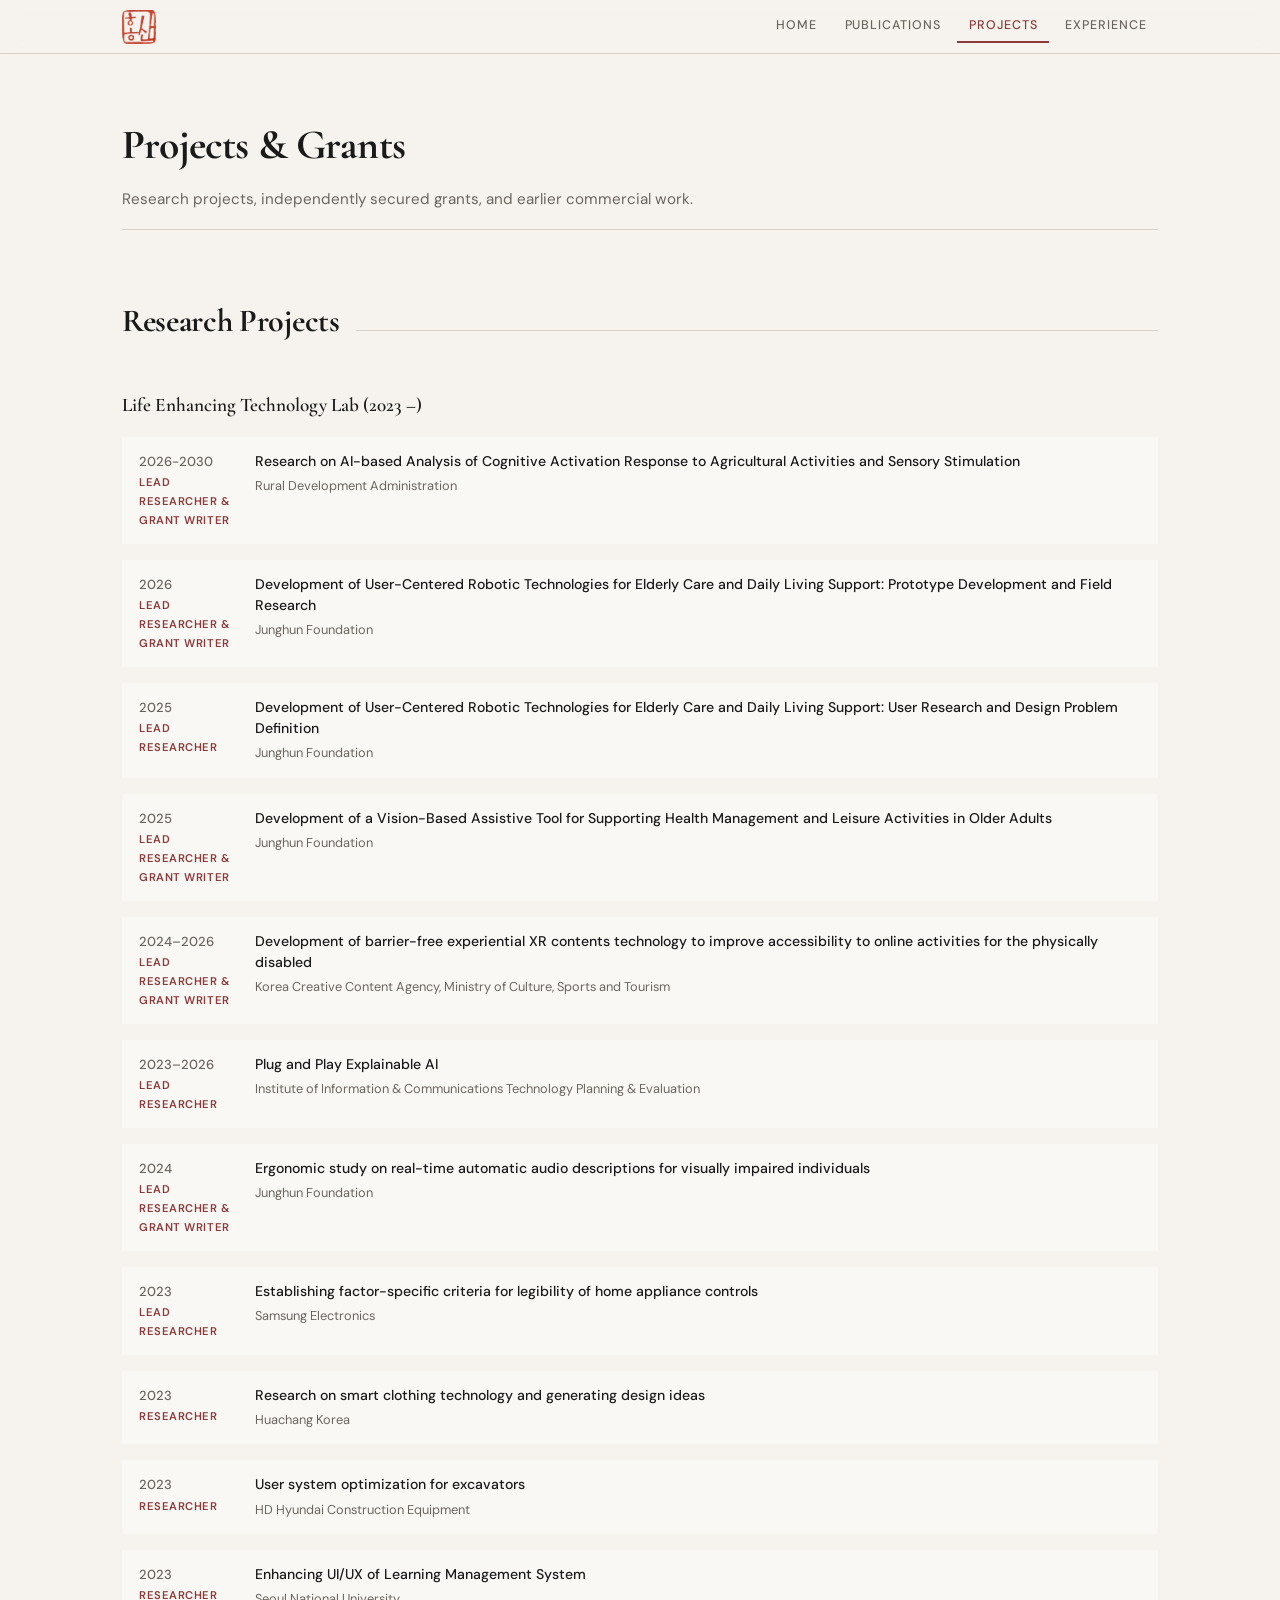
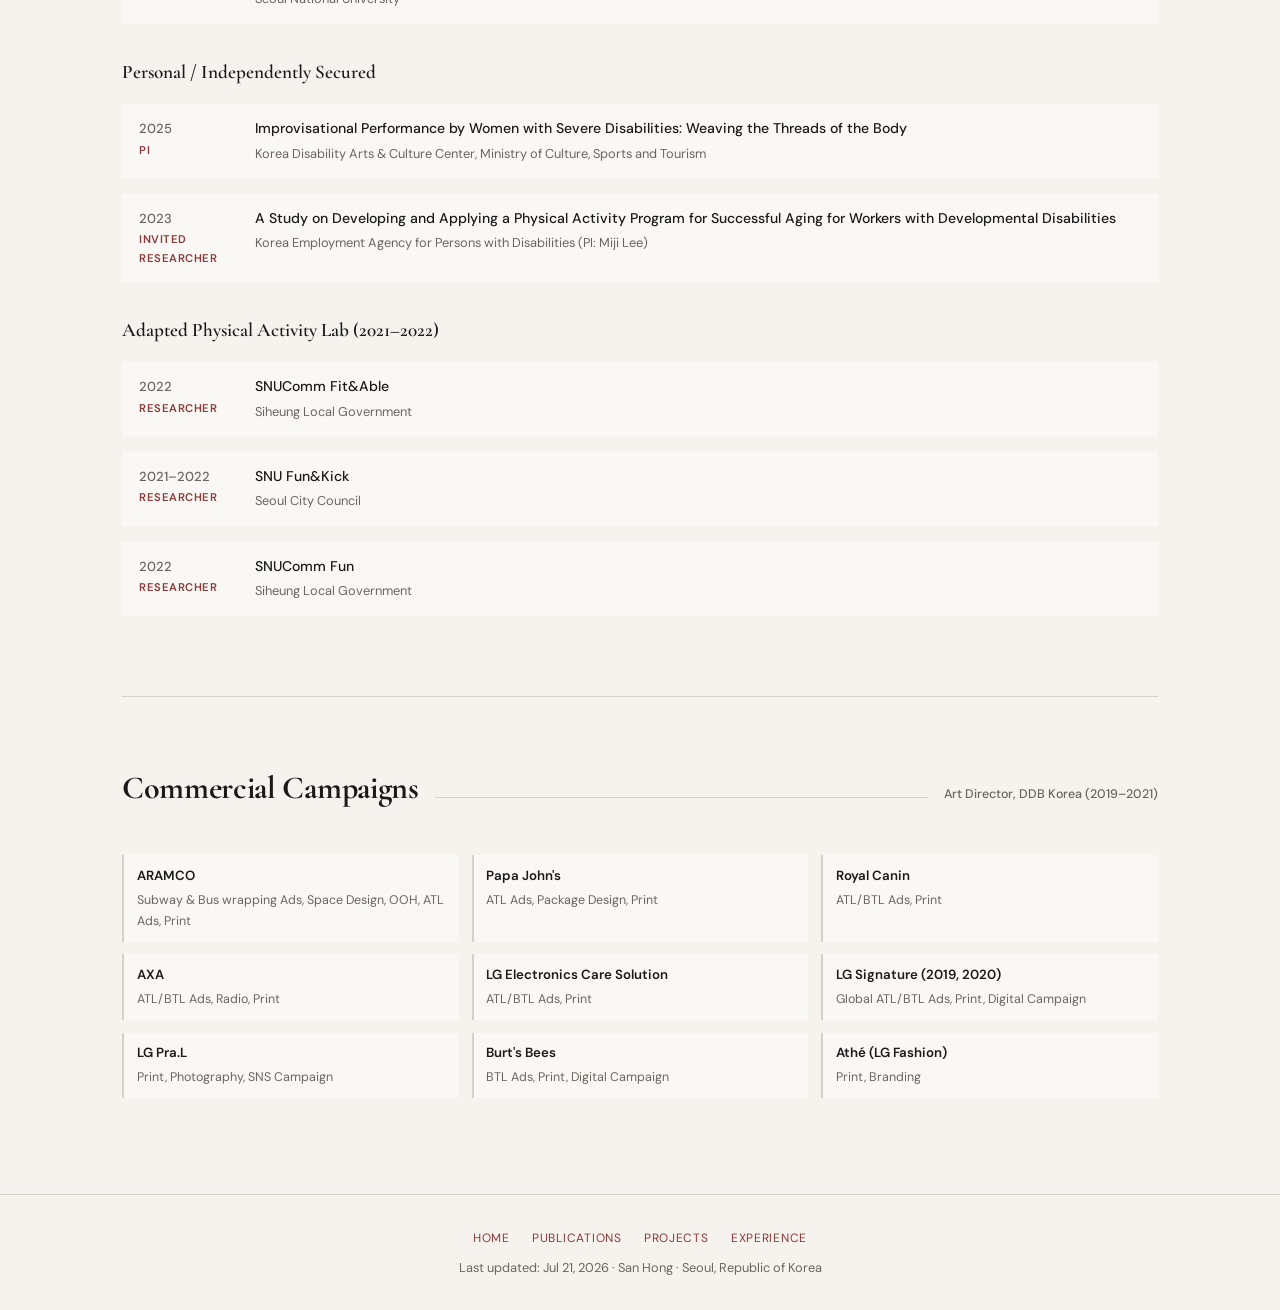
<file: projects/index.html>
<!DOCTYPE html>
<html lang="en">
<head>
<meta charset="UTF-8">
<meta name="viewport" content="width=device-width, initial-scale=1.0">
<title>Projects — San Hong</title>
<link rel="icon" type="image/png" href="/favicon.png">
<link rel="preconnect" href="https://fonts.googleapis.com">
<link href="https://fonts.googleapis.com/css2?family=Cormorant+Garamond:ital,wght@0,400;0,600;0,700;1,400&family=DM+Sans:ital,wght@0,400;0,500;0,600;1,400&display=swap" rel="stylesheet">
<link rel="stylesheet" href="/style.css?v=2">
</head>
<body>

<nav class="site-nav">
  <div class="nav-inner">
    <a class="brand" href="/home/" aria-label="Home"><img src="/seal.png" alt="San Hong seal"></a>
    <button class="nav-toggle" aria-label="Menu" aria-expanded="false">☰</button>
    <div class="nav-links">
      <a href="/home/">Home</a>
      <a href="/publications/">Publications</a>
      <a href="/projects/" class="active">Projects</a>
      <a href="/experience/">Experience</a>
    </div>
  </div>
</nav>

<button class="back-to-top" id="backToTop" onclick="window.scrollTo({top:0,behavior:'smooth'})" aria-label="Back to top">↑</button>

<div class="container">

<div class="page-header">
  <h1>Projects &amp; Grants</h1>
  <p>Research projects, independently secured grants, and earlier commercial work.</p>
</div>

<!-- ════════════════════════════════════════════════════
     PROJECTS
     새 프로젝트: proj-item 블록 복사
     역할: Lead Researcher / Researcher / PI / Invited Researcher
     새 그룹: <div class="proj-group-title">그룹명</div>
     ════════════════════════════════════════════════════ -->
<section id="projects" class="fade-in">
  <div class="section-header">
    <h2>Research Projects</h2>
    <div class="line"></div>
  </div>

  <div class="proj-group-title">Life Enhancing Technology Lab (2023 –)</div>

  <div class="proj-item">
    <div><div class="proj-year">2026-2030</div><div class="proj-role">Lead Researcher & Grant Writer</div></div>
    <div><div class="proj-name">Research on AI-based Analysis of Cognitive Activation Response to Agricultural Activities and Sensory Stimulation</div><div class="proj-funder">Rural Development Administration</div></div>
  </div>

  <div class="proj-item">
    <div><div class="proj-year">2026</div><div class="proj-role">Lead Researcher & Grant Writer</div></div>
    <div><div class="proj-name">Development of User-Centered Robotic Technologies for Elderly Care and Daily Living Support: Prototype Development and Field Research</div><div class="proj-funder">Junghun Foundation</div></div>
  </div>

  <div class="proj-item">
    <div><div class="proj-year">2025</div><div class="proj-role">Lead Researcher</div></div>
    <div><div class="proj-name">Development of User-Centered Robotic Technologies for Elderly Care and Daily Living Support: User Research and Design Problem Definition</div><div class="proj-funder">Junghun Foundation</div></div>
  </div>

  <div class="proj-item">
    <div><div class="proj-year">2025</div><div class="proj-role">Lead Researcher & Grant Writer</div></div>
    <div><div class="proj-name">Development of a Vision-Based Assistive Tool for Supporting Health Management and Leisure Activities in Older Adults</div><div class="proj-funder">Junghun Foundation</div></div>
  </div>

  <div class="proj-item">
    <div><div class="proj-year">2024–2026</div><div class="proj-role">Lead Researcher & Grant Writer</div></div>
    <div><div class="proj-name">Development of barrier-free experiential XR contents technology to improve accessibility to online activities for the physically disabled</div><div class="proj-funder">Korea Creative Content Agency, Ministry of Culture, Sports and Tourism</div></div>
  </div>

  <div class="proj-item">
    <div><div class="proj-year">2023–2026</div><div class="proj-role">Lead Researcher</div></div>
    <div><div class="proj-name">Plug and Play Explainable AI</div><div class="proj-funder">Institute of Information &amp; Communications Technology Planning &amp; Evaluation</div></div>
  </div>

  <div class="proj-item">
    <div><div class="proj-year">2024</div><div class="proj-role">Lead Researcher & Grant Writer</div></div>
    <div><div class="proj-name">Ergonomic study on real-time automatic audio descriptions for visually impaired individuals</div><div class="proj-funder">Junghun Foundation</div></div>
  </div>

  <div class="proj-item">
    <div><div class="proj-year">2023</div><div class="proj-role">Lead Researcher</div></div>
    <div><div class="proj-name">Establishing factor-specific criteria for legibility of home appliance controls</div><div class="proj-funder">Samsung Electronics</div></div>
  </div>

  <div class="proj-item">
    <div><div class="proj-year">2023</div><div class="proj-role">Researcher</div></div>
    <div><div class="proj-name">Research on smart clothing technology and generating design ideas</div><div class="proj-funder">Huachang Korea</div></div>
  </div>

  <div class="proj-item">
    <div><div class="proj-year">2023</div><div class="proj-role">Researcher</div></div>
    <div><div class="proj-name">User system optimization for excavators</div><div class="proj-funder">HD Hyundai Construction Equipment</div></div>
  </div>

  <div class="proj-item">
    <div><div class="proj-year">2023</div><div class="proj-role">Researcher</div></div>
    <div><div class="proj-name">Enhancing UI/UX of Learning Management System</div><div class="proj-funder">Seoul National University</div></div>
  </div>

  <div class="proj-group-title">Personal / Independently Secured</div>

  <div class="proj-item">
    <div><div class="proj-year">2025</div><div class="proj-role">PI</div></div>
    <div><div class="proj-name">Improvisational Performance by Women with Severe Disabilities: Weaving the Threads of the Body</div><div class="proj-funder">Korea Disability Arts &amp; Culture Center, Ministry of Culture, Sports and Tourism</div></div>
  </div>

  <div class="proj-item">
    <div><div class="proj-year">2023</div><div class="proj-role">Invited Researcher</div></div>
    <div><div class="proj-name">A Study on Developing and Applying a Physical Activity Program for Successful Aging for Workers with Developmental Disabilities</div><div class="proj-funder">Korea Employment Agency for Persons with Disabilities (PI: Miji Lee)</div></div>
  </div>

  <div class="proj-group-title">Adapted Physical Activity Lab (2021–2022)</div>

  <div class="proj-item">
    <div><div class="proj-year">2022</div><div class="proj-role">Researcher</div></div>
    <div><div class="proj-name">SNUComm Fit&amp;Able</div><div class="proj-funder">Siheung Local Government</div></div>
  </div>

  <div class="proj-item">
    <div><div class="proj-year">2021–2022</div><div class="proj-role">Researcher</div></div>
    <div><div class="proj-name">SNU Fun&amp;Kick</div><div class="proj-funder">Seoul City Council</div></div>
  </div>

  <div class="proj-item">
    <div><div class="proj-year">2022</div><div class="proj-role">Researcher</div></div>
    <div><div class="proj-name">SNUComm Fun</div><div class="proj-funder">Siheung Local Government</div></div>
  </div>
</section>

<!-- COMMERCIAL CAMPAIGNS -->
<section id="campaigns" class="fade-in">
  <div class="section-header">
    <h2>Commercial Campaigns</h2>
    <div class="line"></div>
    <span class="count">Art Director, DDB Korea (2019–2021)</span>
  </div>

  <div class="campaign-grid">
    <div class="campaign-item"><strong>ARAMCO</strong><span>Subway &amp; Bus wrapping Ads, Space Design, OOH, ATL Ads, Print</span></div>
    <div class="campaign-item"><strong>Papa John's</strong><span>ATL Ads, Package Design, Print</span></div>
    <div class="campaign-item"><strong>Royal Canin</strong><span>ATL/BTL Ads, Print</span></div>
    <div class="campaign-item"><strong>AXA</strong><span>ATL/BTL Ads, Radio, Print</span></div>
    <div class="campaign-item"><strong>LG Electronics Care Solution</strong><span>ATL/BTL Ads, Print</span></div>
    <div class="campaign-item"><strong>LG Signature (2019, 2020)</strong><span>Global ATL/BTL Ads, Print, Digital Campaign</span></div>
    <div class="campaign-item"><strong>LG Pra.L</strong><span>Print, Photography, SNS Campaign</span></div>
    <div class="campaign-item"><strong>Burt's Bees</strong><span>BTL Ads, Print, Digital Campaign</span></div>
    <div class="campaign-item"><strong>Athé (LG Fashion)</strong><span>Print, Branding</span></div>
  </div>
</section>

</div><!-- end container -->

<footer>
  <div class="container">
    <div class="foot-nav">
      <a href="/home/">Home</a>
      <a href="/publications/">Publications</a>
      <a href="/projects/">Projects</a>
      <a href="/experience/">Experience</a>
    </div>
    Last updated: Jul 21, 2026 <!-- 날짜 수정 --> · San Hong · Seoul, Republic of Korea
  </div>
</footer>

<script src="/site.js?v=2"></script>

</body>
</html>
</file>
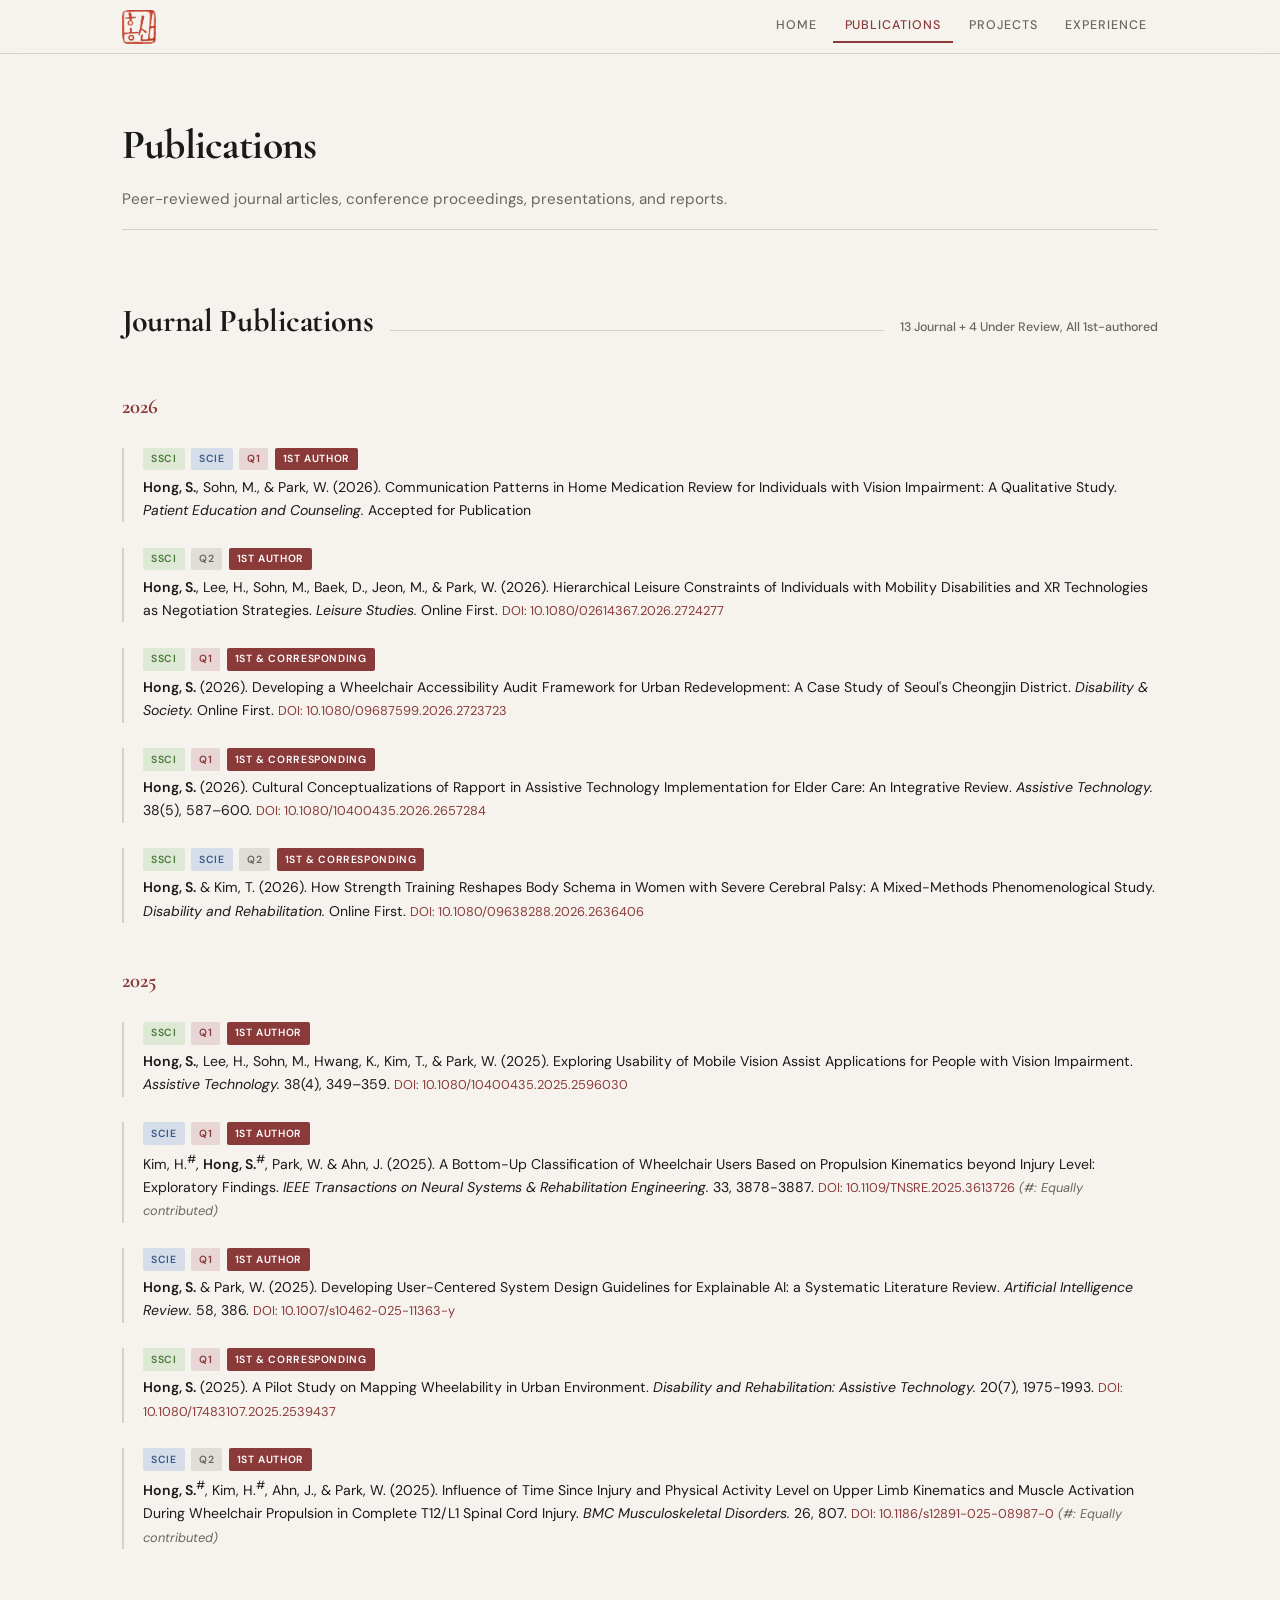
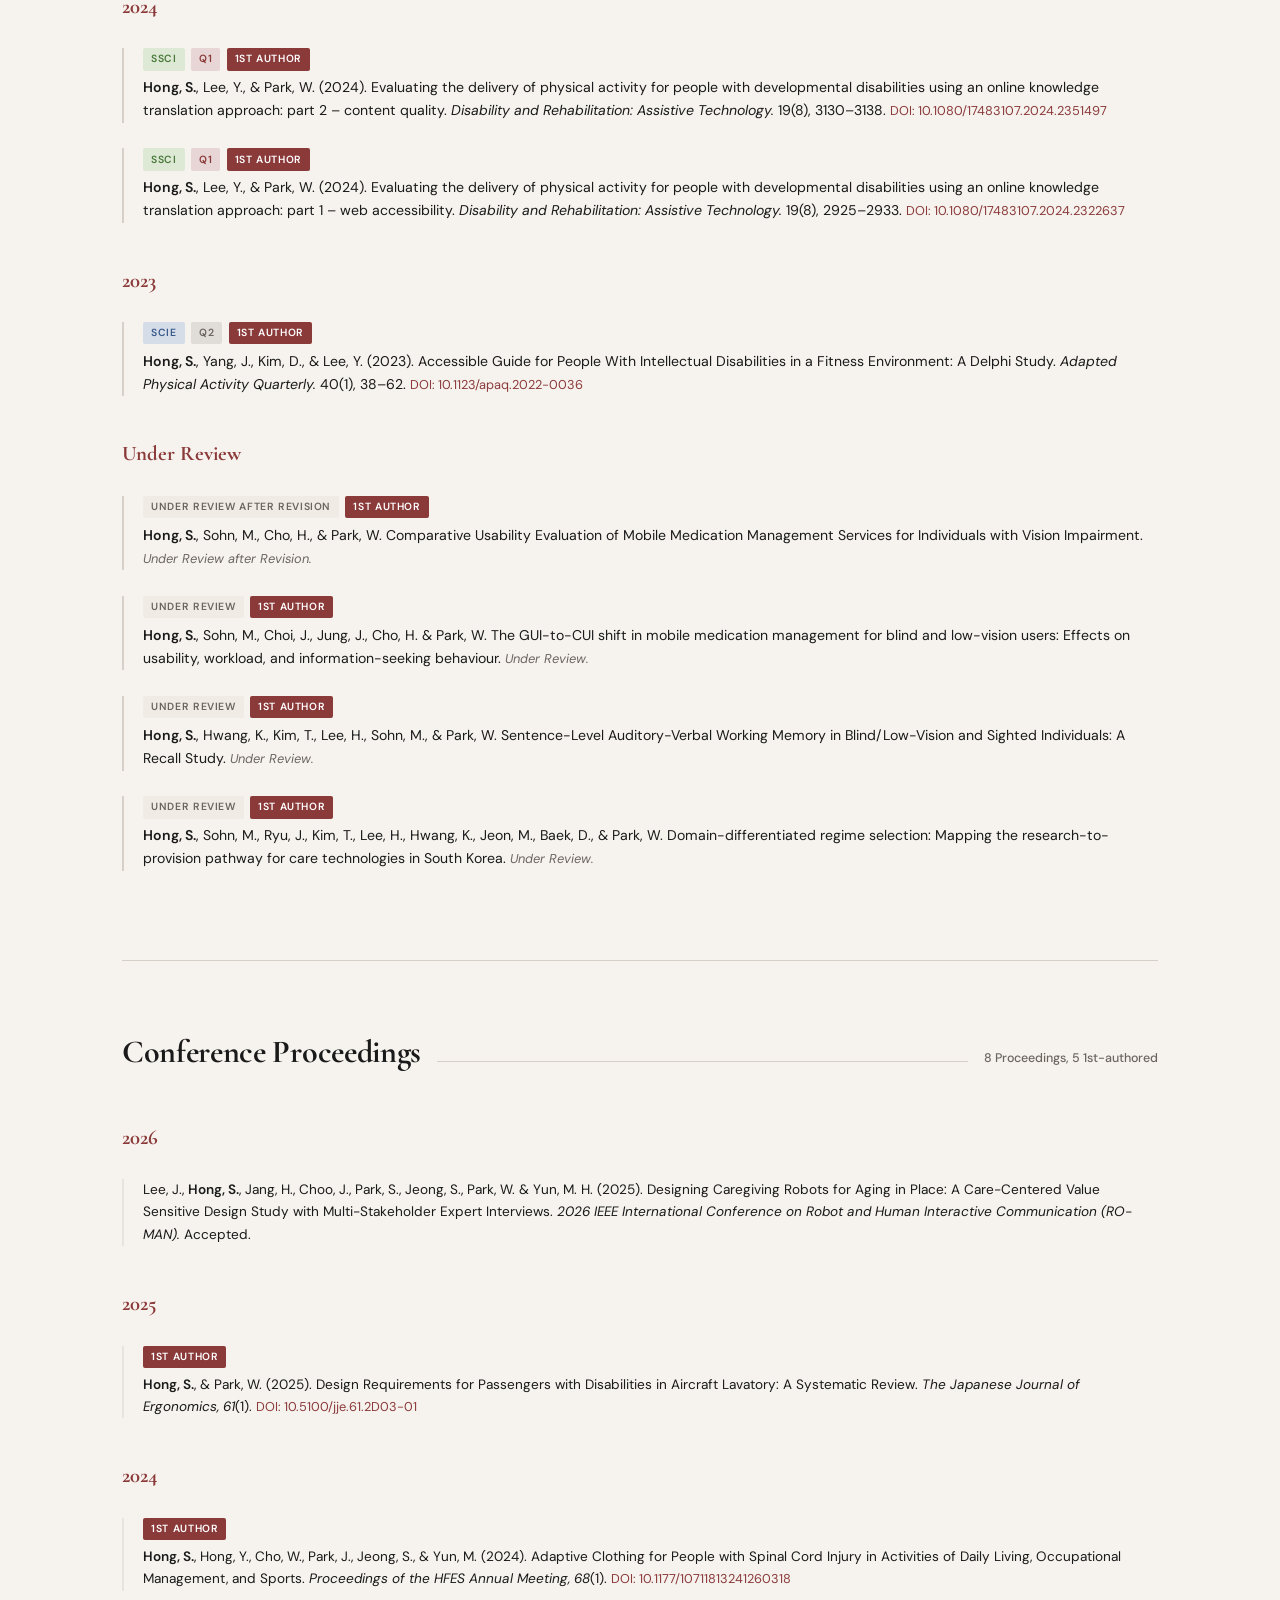
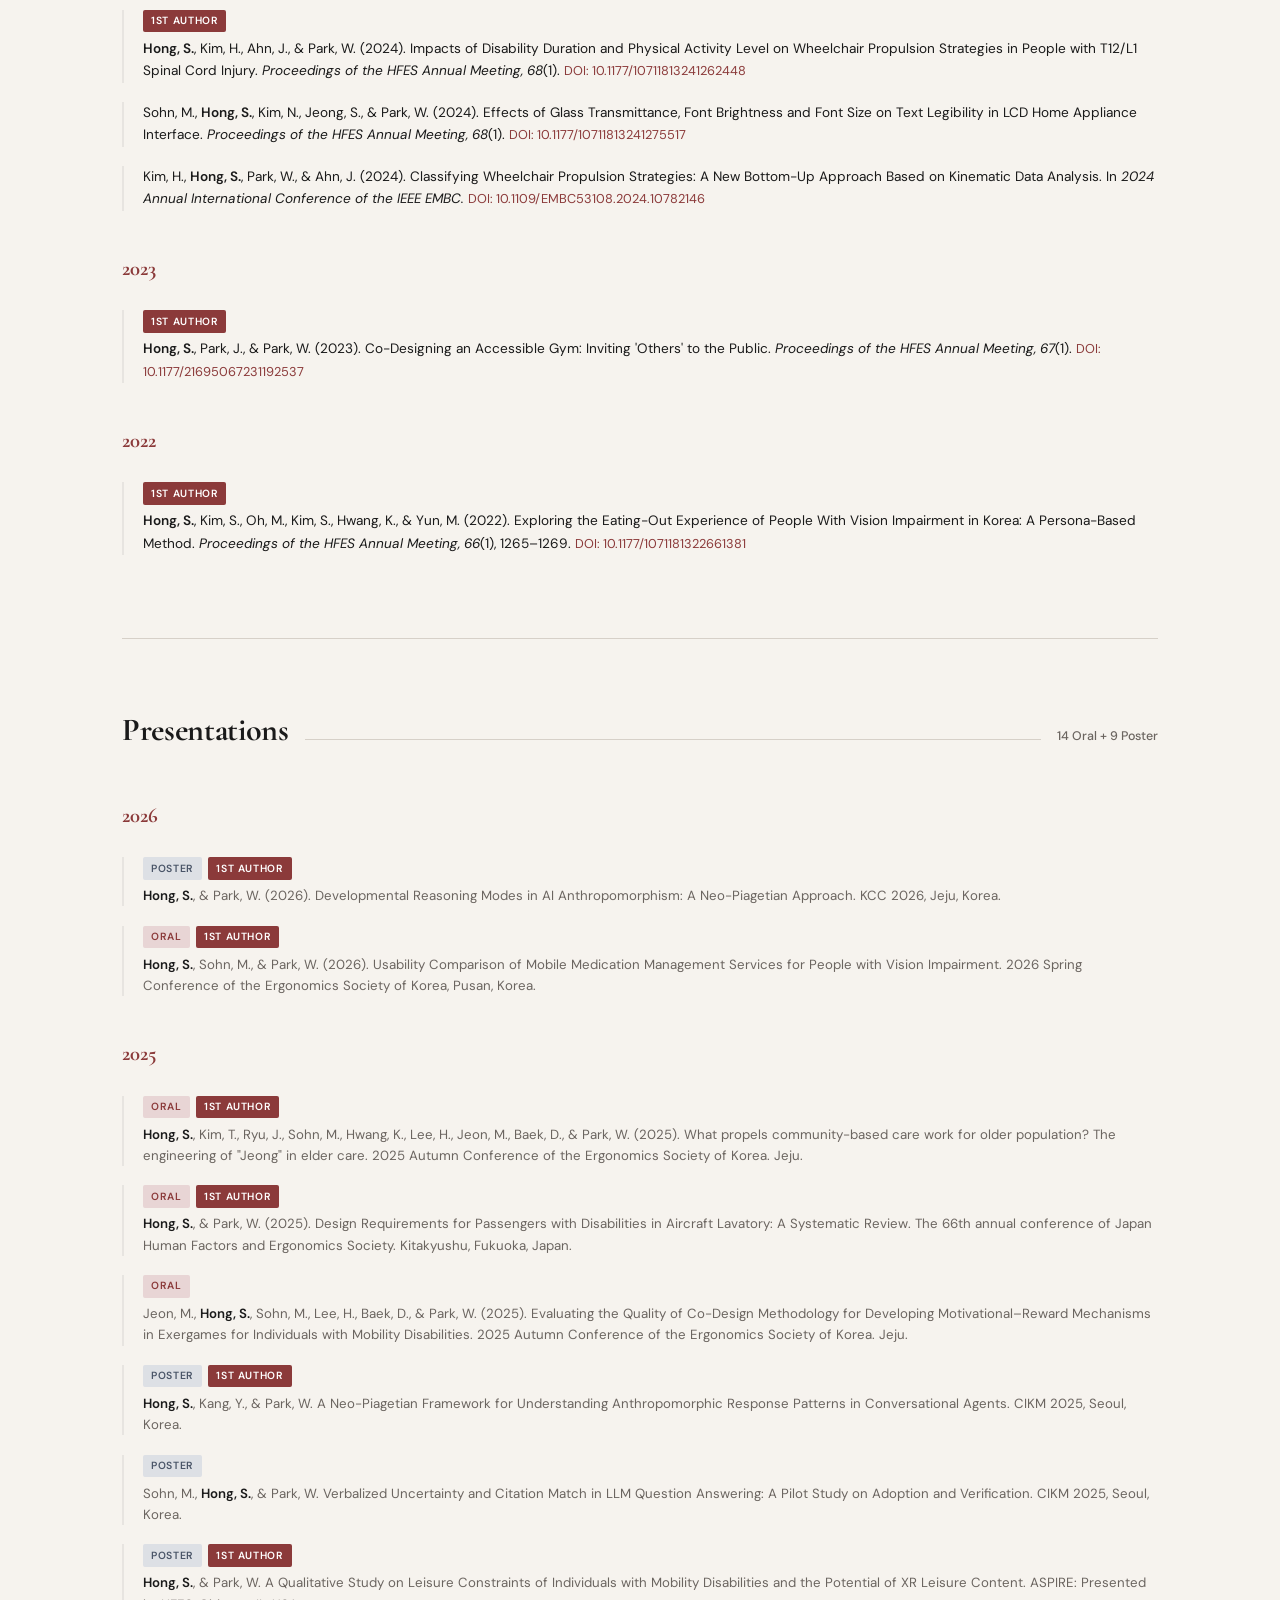
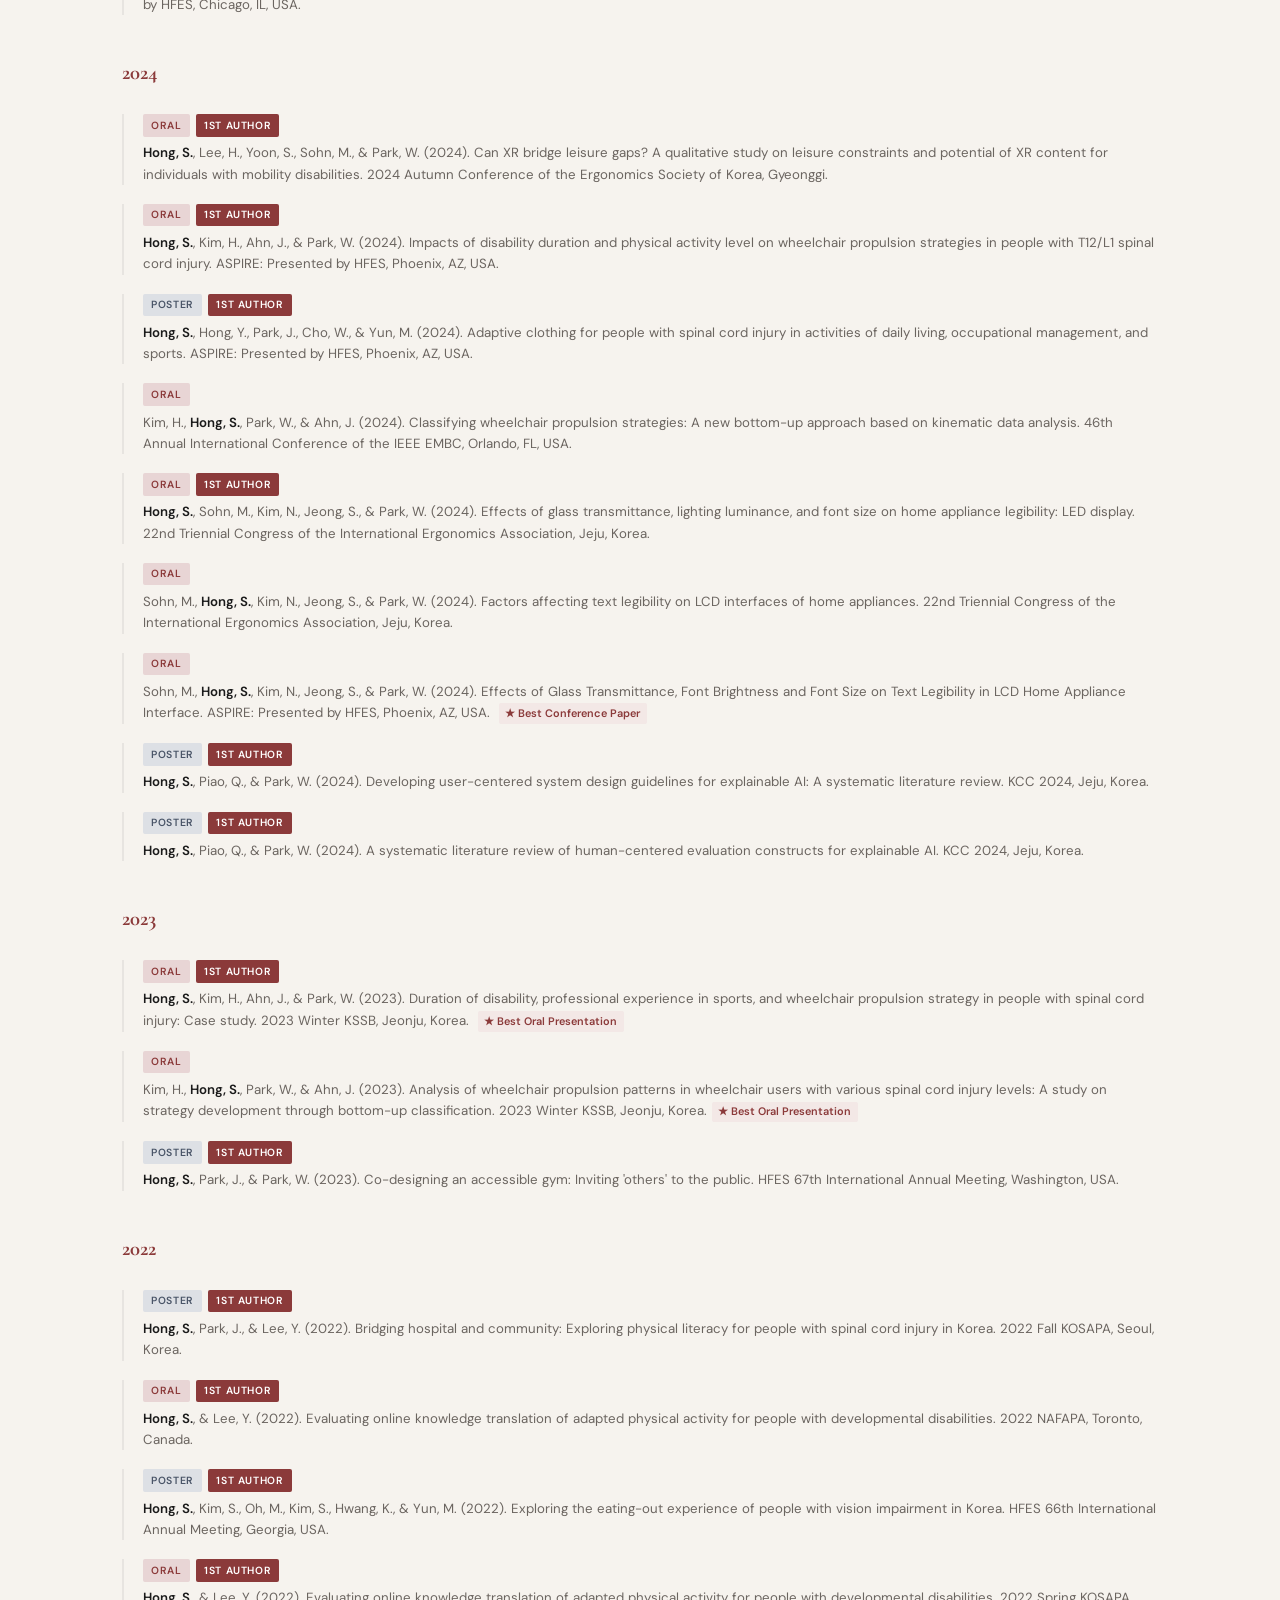
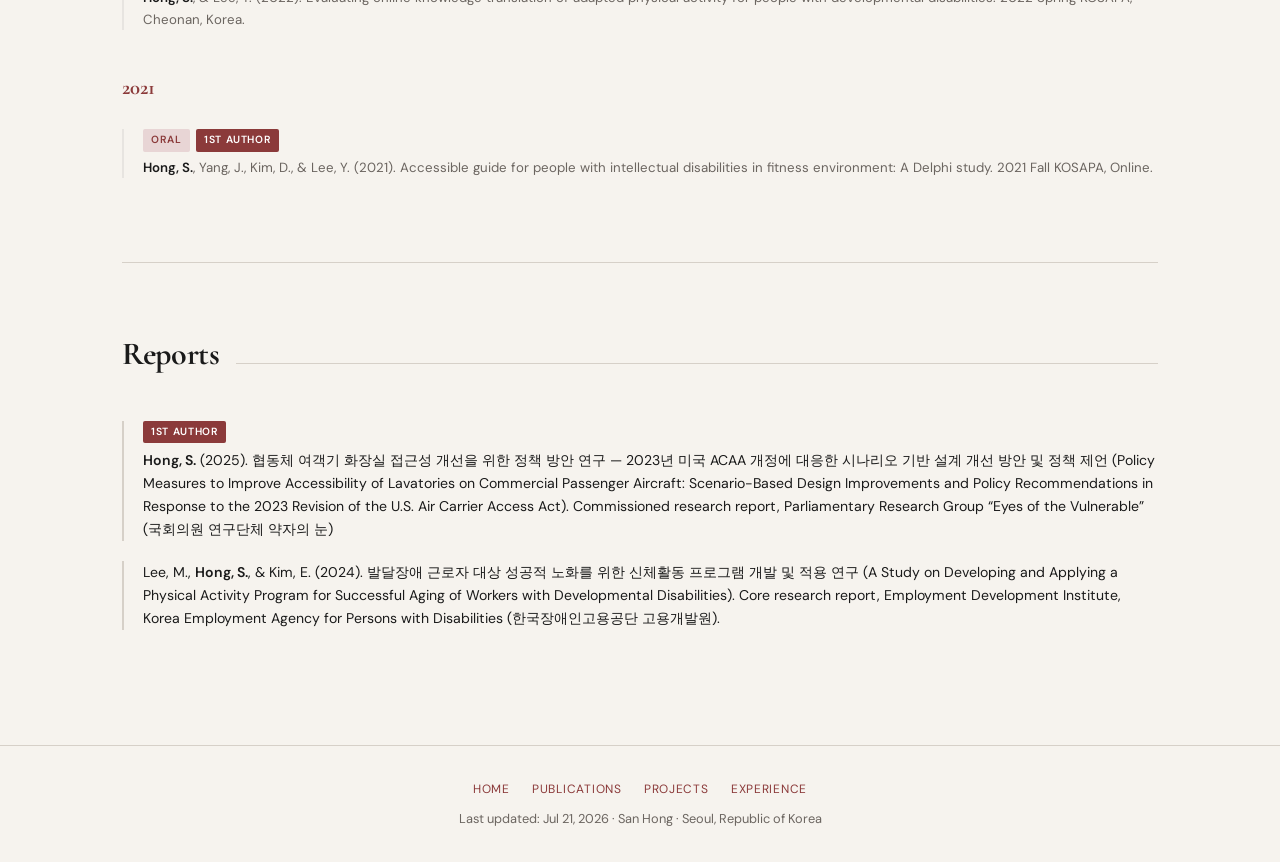
<file: publications/index.html>
<!DOCTYPE html>
<html lang="en">
<head>
<meta charset="UTF-8">
<meta name="viewport" content="width=device-width, initial-scale=1.0">
<title>Publications — San Hong</title>
<link rel="icon" type="image/png" href="/favicon.png">
<link rel="preconnect" href="https://fonts.googleapis.com">
<link href="https://fonts.googleapis.com/css2?family=Cormorant+Garamond:ital,wght@0,400;0,600;0,700;1,400&family=DM+Sans:ital,wght@0,400;0,500;0,600;1,400&display=swap" rel="stylesheet">
<link rel="stylesheet" href="/style.css?v=3">
</head>
<body>

<nav class="site-nav">
  <div class="nav-inner">
    <a class="brand" href="/home/" aria-label="Home"><img src="/seal.png" alt="San Hong seal"></a>
    <button class="nav-toggle" aria-label="Menu" aria-expanded="false">☰</button>
    <div class="nav-links">
      <a href="/home/">Home</a>
      <a href="/publications/" class="active">Publications</a>
      <a href="/projects/">Projects</a>
      <a href="/experience/">Experience</a>
    </div>
  </div>
</nav>

<button class="back-to-top" id="backToTop" onclick="window.scrollTo({top:0,behavior:'smooth'})" aria-label="Back to top">↑</button>

<div class="container">

<div class="page-header">
  <h1>Publications</h1>
  <p>Peer-reviewed journal articles, conference proceedings, presentations, and reports.</p>
</div>

<!-- ════════════════════════════════════════════════════
     PUBLICATIONS — 저널 논문
     새 논문 추가: pub-item 블록 복사 후 해당 연도 아래에 붙여넣기
     배지 조합:
       <span class="badge scie">SCIE</span>              — SCIE 저널
       <span class="badge ssci">SSCI</span>              — SSCI 저널
       <span class="badge q1">Q1</span>                  — Q1 등급
       <span class="badge q2">Q2</span>                  — Q2 등급
       <span class="badge first">1st Author</span>       — 1저자
       <span class="badge first">1st &amp; Corresponding</span> — 1저자+교신
       <span class="badge review">Under Review</span>    — 심사중
     내 이름: <span class="my-name">Hong, S.</span>
     저널명: <span class="journal">저널명</span>
     DOI: <a class="doi" href="URL">DOI: ...</a>
     새 연도: <div class="year-divider">2027</div>
     ════════════════════════════════════════════════════ -->
<section id="publications" class="fade-in">
  <div class="section-header">
    <h2>Journal Publications</h2>
    <div class="line"></div>
    <span class="count">13 Journal + 4 Under Review, All 1st-authored</span> <!-- 논문 수 변경 시 여기 수정 -->
  </div>

  <div class="year-divider">2026</div>

 <!-- P13: Hong — PEC -->
  <div class="pub-item">
    <div class="pub-badges">
     <span class="badge ssci">SSCI</span><span class="badge scie">SCIE</span><span class="badge q1">Q1</span><span class="badge first">1st Author</span>
    </div>
    <div class="pub-text">
      <span class="my-name">Hong, S.</span>, Sohn, M., &amp; Park, W. (2026). Communication Patterns in Home Medication Review for Individuals with Vision Impairment: A Qualitative Study. 
      <span class="journal">Patient Education and Counseling.</span> Accepted for Publication
    </div>
  </div>
  
  <!-- P12: Hong — Leisure Studies -->
  <div class="pub-item">
    <div class="pub-badges">
      <span class="badge ssci">SSCI</span><span class="badge q2">Q2</span><span class="badge first">1st Author</span>
    </div>
    <div class="pub-text">
      <span class="my-name">Hong, S.</span>, Lee, H., Sohn, M., Baek, D., Jeon, M., &amp; Park, W. (2026). Hierarchical Leisure Constraints of Individuals with Mobility Disabilities and XR Technologies as Negotiation Strategies. 
      <span class="journal">Leisure Studies.</span> Online First. <a class="doi" href="https://www.tandfonline.com/doi/abs/10.1080/02614367.2026.2724277">DOI: 10.1080/02614367.2026.2724277</a>
    </div>
  </div>
  <!-- P11: Hong — Disability and Society -->
  <div class="pub-item">
    <div class="pub-badges">
      <span class="badge ssci">SSCI</span><span class="badge q1">Q1</span><span class="badge first">1st &amp; Corresponding</span>
    </div>
    <div class="pub-text">
      <span class="my-name">Hong, S.</span> (2026). Developing a Wheelchair Accessibility Audit Framework for Urban Redevelopment: A Case Study of Seoul's Cheongjin District. 
      <span class="journal">Disability &amp; Society.</span> Online First. <a class="doi" href="https://www.tandfonline.com/doi/abs/10.1080/09687599.2026.2723723">DOI: 10.1080/09687599.2026.2723723</a>
    </div>
  </div>

  <!-- P10: Hong — Assistive Technology -->
  <div class="pub-item">
    <div class="pub-badges">
      <span class="badge ssci">SSCI</span><span class="badge q1">Q1</span><span class="badge first">1st &amp; Corresponding</span>
    </div>
    <div class="pub-text">
      <span class="my-name">Hong, S.</span> (2026). 
      Cultural Conceptualizations of Rapport in Assistive Technology Implementation for Elder Care: An Integrative Review. <span class="journal">Assistive Technology.</span> 38(5), 587–600. 
      <a class="doi" href="https://www.tandfonline.com/doi/full/10.1080/10400435.2026.2657284">DOI: 10.1080/10400435.2026.2657284</a>
    </div>
  </div>

  <!-- P9: Hong & Kim — Disability and Rehabilitation -->
  <div class="pub-item">
    <div class="pub-badges">
      <span class="badge ssci">SSCI</span><span class="badge scie">SCIE</span><span class="badge q2">Q2</span><span class="badge first">1st &amp; Corresponding</span>
    </div>
    <div class="pub-text">
      <span class="my-name">Hong, S.</span> &amp; Kim, T. (2026). How Strength Training Reshapes Body Schema in Women with Severe Cerebral Palsy: A Mixed-Methods Phenomenological Study. 
      <span class="journal">Disability and Rehabilitation.</span> Online First. <a class="doi" href="https://www.tandfonline.com/eprint/Z8A5SDI5THIKV5XMAM2P/full?target=10.1080/09638288.2026.2636406">DOI: 10.1080/09638288.2026.2636406</a>
    </div>
  </div>

  <div class="year-divider">2025</div>

  <!-- P8: Hong et al. — Assistive Technology -->
  <div class="pub-item">
    <div class="pub-badges">
      <span class="badge ssci">SSCI</span><span class="badge q1">Q1</span><span class="badge first">1st Author</span>
    </div>
    <div class="pub-text">
      <span class="my-name">Hong, S.</span>, Lee, H., Sohn, M., Hwang, K., Kim, T., &amp; Park, W. (2025). Exploring Usability of Mobile Vision Assist Applications for People with Vision Impairment. <span class="journal">Assistive Technology.</span> 38(4), 349–359. <a class="doi" href="https://doi.org/10.1080/10400435.2025.2596030">DOI: 10.1080/10400435.2025.2596030</a>
    </div>
  </div>

  <div class="pub-item">
    <div class="pub-badges">
      <span class="badge scie">SCIE</span><span class="badge q1">Q1</span><span class="badge first">1st Author</span>
    </div>
    <div class="pub-text">
      Kim, H.<sup>#</sup>, <span class="my-name">Hong, S.</span><sup>#</sup>, Park, W. &amp; Ahn, J. (2025). 
      A Bottom-Up Classification of Wheelchair Users Based on Propulsion Kinematics beyond Injury Level: Exploratory Findings. 
      <span class="journal">IEEE Transactions on Neural Systems &amp; Rehabilitation Engineering.</span> 33, 3878-3887. <a class="doi" href="https://doi.org/10.1109/TNSRE.2025.3613726">DOI: 10.1109/TNSRE.2025.3613726</a> <span class="note">(#: Equally contributed)</span>
    </div>
  </div>

  <div class="pub-item">
    <div class="pub-badges">
      <span class="badge scie">SCIE</span><span class="badge q1">Q1</span><span class="badge first">1st Author</span>
    </div>
    <div class="pub-text">
      <span class="my-name">Hong, S.</span> &amp; Park, W. (2025). Developing User-Centered System Design Guidelines for Explainable AI: a Systematic Literature Review. <span class="journal">Artificial Intelligence Review.</span> 58, 386. <a class="doi" href="https://doi.org/10.1007/s10462-025-11363-y">DOI: 10.1007/s10462-025-11363-y</a>
    </div>
  </div>

  <div class="pub-item">
    <div class="pub-badges">
      <span class="badge ssci">SSCI</span><span class="badge q1">Q1</span><span class="badge first">1st &amp; Corresponding</span>
    </div>
    <div class="pub-text">
      <span class="my-name">Hong, S.</span> (2025). A Pilot Study on Mapping Wheelability in Urban Environment. <span class="journal">Disability and Rehabilitation: Assistive Technology.</span> 20(7), 1975-1993. <a class="doi" href="https://doi.org/10.1080/17483107.2025.2539437">DOI: 10.1080/17483107.2025.2539437</a>
    </div>
  </div>

  <div class="pub-item">
    <div class="pub-badges">
      <span class="badge scie">SCIE</span><span class="badge q2">Q2</span><span class="badge first">1st Author</span>
    </div>
    <div class="pub-text">
      <span class="my-name">Hong, S.</span><sup>#</sup>, Kim, H.<sup>#</sup>, Ahn, J., &amp; Park, W. (2025). Influence of Time Since Injury and Physical Activity Level on Upper Limb Kinematics and Muscle Activation During Wheelchair Propulsion in Complete T12/L1 Spinal Cord Injury. <span class="journal">BMC Musculoskeletal Disorders.</span> 26, 807. <a class="doi" href="https://doi.org/10.1186/s12891-025-08987-0">DOI: 10.1186/s12891-025-08987-0</a> <span class="note">(#: Equally contributed)</span>
    </div>
  </div>

  <div class="year-divider">2024</div>

  <div class="pub-item">
    <div class="pub-badges">
      <span class="badge ssci">SSCI</span><span class="badge q1">Q1</span><span class="badge first">1st Author</span>
    </div>
    <div class="pub-text">
      <span class="my-name">Hong, S.</span>, Lee, Y., &amp; Park, W. (2024). Evaluating the delivery of physical activity for people with developmental disabilities using an online knowledge translation approach: part 2 – content quality. <span class="journal">Disability and Rehabilitation: Assistive Technology.</span> 19(8), 3130–3138. <a class="doi" href="https://doi.org/10.1080/17483107.2024.2351497">DOI: 10.1080/17483107.2024.2351497</a>
    </div>
  </div>

  <div class="pub-item">
    <div class="pub-badges">
      <span class="badge ssci">SSCI</span><span class="badge q1">Q1</span><span class="badge first">1st Author</span>
    </div>
    <div class="pub-text">
      <span class="my-name">Hong, S.</span>, Lee, Y., &amp; Park, W. (2024). Evaluating the delivery of physical activity for people with developmental disabilities using an online knowledge translation approach: part 1 – web accessibility. <span class="journal">Disability and Rehabilitation: Assistive Technology.</span> 19(8), 2925–2933. <a class="doi" href="https://doi.org/10.1080/17483107.2024.2322637">DOI: 10.1080/17483107.2024.2322637</a>
    </div>
  </div>

  <div class="year-divider">2023</div>

  <div class="pub-item">
    <div class="pub-badges">
      <span class="badge scie">SCIE</span><span class="badge q2">Q2</span><span class="badge first">1st Author</span>
    </div>
    <div class="pub-text">
      <span class="my-name">Hong, S.</span>, Yang, J., Kim, D., &amp; Lee, Y. (2023). Accessible Guide for People With Intellectual Disabilities in a Fitness Environment: A Delphi Study. <span class="journal">Adapted Physical Activity Quarterly.</span> 40(1), 38–62. <a class="doi" href="https://doi.org/10.1123/apaq.2022-0036">DOI: 10.1123/apaq.2022-0036</a>
    </div>
  </div>

  <div class="year-divider">Under Review</div>

  <div class="pub-item">
    <div class="pub-badges"><span class="badge review">Under Review after Revision</span><span class="badge first">1st Author</span></div>
    <div class="pub-text">
      <span class="my-name">Hong, S.</span>, Sohn, M., Cho, H., &amp; Park, W. Comparative Usability Evaluation of Mobile Medication Management Services for Individuals with Vision Impairment. <span class="note">Under Review after Revision.</span>
    </div>
  </div>


  <div class="pub-item">
    <div class="pub-badges"><span class="badge review">Under Review</span><span class="badge first">1st Author</span></div>
    <div class="pub-text">
      <span class="my-name">Hong, S.</span>, Sohn, M., Choi, J., Jung, J., Cho, H. &amp; Park, W. The GUI-to-CUI shift in mobile medication management for blind and low-vision users: Effects on usability, workload, and information-seeking behaviour. <span class="note">Under Review.</span>
    </div>
  </div>

  <div class="pub-item">
    <div class="pub-badges"><span class="badge review">Under Review</span><span class="badge first">1st Author</span></div>
    <div class="pub-text">
      <span class="my-name">Hong, S.</span>, Hwang, K., Kim, T., Lee, H., Sohn, M., &amp; Park, W. Sentence-Level Auditory-Verbal Working Memory in Blind/Low-Vision and Sighted Individuals: A Recall Study. <span class="note">Under Review.</span>
    </div>
  </div>

   <div class="pub-item">
    <div class="pub-badges"><span class="badge review">Under Review</span><span class="badge first">1st Author</span></div>
    <div class="pub-text">
      <span class="my-name">Hong, S.</span>, Sohn, M., Ryu, J., Kim, T., Lee, H., Hwang, K., Jeon, M., Baek, D., &amp; Park, W. 
      Domain-differentiated regime selection: Mapping the research-to-provision pathway for care technologies in South Korea. <span class="note">Under Review.</span>
    </div>
  </div>

</section>

<!-- ════════════════════════════════════════════════════
     CONFERENCE PROCEEDINGS
     새 항목: proc-item 블록 복사
     1저자면 pub-badges 줄 추가, 아니면 생략
     ════════════════════════════════════════════════════ -->
<section id="proceedings" class="fade-in">
  <div class="section-header">
    <h2>Conference Proceedings</h2>
    <div class="line"></div>
    <span class="count">8 Proceedings, 5 1st-authored</span>
  </div>

<div class="year-divider">2026</div>
  <div class="proc-item">
    <div class="proc-text">
      Lee, J., <span class="my-name">Hong, S.</span>, Jang, H., Choo, J., Park, S., Jeong, S., Park, W. &amp; Yun, M. H. (2025). 
      <span class="proc-title">Designing Caregiving Robots for Aging in Place: A Care-Centered Value Sensitive Design Study with Multi-Stakeholder Expert Interviews.</span> 
      <em>2026 IEEE International Conference on Robot and Human Interactive Communication (RO-MAN).</em> Accepted.
    </div>
  </div>
  
  <div class="year-divider">2025</div>

  <div class="proc-item">
    <div class="pub-badges"><span class="badge first">1st Author</span></div>
    <div class="proc-text">
      <span class="my-name">Hong, S.</span>, &amp; Park, W. (2025). <span class="proc-title">Design Requirements for Passengers with Disabilities in Aircraft Lavatory: A Systematic Review.</span> <em>The Japanese Journal of Ergonomics, 61</em>(1). <a class="doi" href="https://doi.org/10.5100/jje.61.2D03-01">DOI: 10.5100/jje.61.2D03-01</a>
    </div>
  </div>

  <div class="year-divider">2024</div>

  <div class="proc-item">
    <div class="pub-badges"><span class="badge first">1st Author</span></div>
    <div class="proc-text">
      <span class="my-name">Hong, S.</span>, Hong, Y., Cho, W., Park, J., Jeong, S., &amp; Yun, M. (2024). <span class="proc-title">Adaptive Clothing for People with Spinal Cord Injury in Activities of Daily Living, Occupational Management, and Sports.</span> <em>Proceedings of the HFES Annual Meeting, 68</em>(1). <a class="doi" href="https://doi.org/10.1177/10711813241260318">DOI: 10.1177/10711813241260318</a>
    </div>
  </div>

  <div class="proc-item">
    <div class="pub-badges"><span class="badge first">1st Author</span></div>
    <div class="proc-text">
      <span class="my-name">Hong, S.</span>, Kim, H., Ahn, J., &amp; Park, W. (2024). <span class="proc-title">Impacts of Disability Duration and Physical Activity Level on Wheelchair Propulsion Strategies in People with T12/L1 Spinal Cord Injury.</span> <em>Proceedings of the HFES Annual Meeting, 68</em>(1). <a class="doi" href="https://doi.org/10.1177/10711813241262448">DOI: 10.1177/10711813241262448</a>
    </div>
  </div>

  <div class="proc-item">
    <div class="proc-text">
      Sohn, M., <span class="my-name">Hong, S.</span>, Kim, N., Jeong, S., &amp; Park, W. (2024). <span class="proc-title">Effects of Glass Transmittance, Font Brightness and Font Size on Text Legibility in LCD Home Appliance Interface.</span> <em>Proceedings of the HFES Annual Meeting, 68</em>(1). <a class="doi" href="https://doi.org/10.1177/10711813241275517">DOI: 10.1177/10711813241275517</a>
    </div>
  </div>

  <div class="proc-item">
    <div class="proc-text">
      Kim, H., <span class="my-name">Hong, S.</span>, Park, W., &amp; Ahn, J. (2024). <span class="proc-title">Classifying Wheelchair Propulsion Strategies: A New Bottom-Up Approach Based on Kinematic Data Analysis.</span> In <em>2024 Annual International Conference of the IEEE EMBC.</em> <a class="doi" href="https://doi.org/10.1109/EMBC53108.2024.10782146">DOI: 10.1109/EMBC53108.2024.10782146</a>
    </div>
  </div>

  <div class="year-divider">2023</div>

  <div class="proc-item">
    <div class="pub-badges"><span class="badge first">1st Author</span></div>
    <div class="proc-text">
      <span class="my-name">Hong, S.</span>, Park, J., &amp; Park, W. (2023). <span class="proc-title">Co-Designing an Accessible Gym: Inviting 'Others' to the Public.</span> <em>Proceedings of the HFES Annual Meeting, 67</em>(1). <a class="doi" href="https://doi.org/10.1177/21695067231192537">DOI: 10.1177/21695067231192537</a>
    </div>
  </div>

  <div class="year-divider">2022</div>

  <div class="proc-item">
    <div class="pub-badges"><span class="badge first">1st Author</span></div>
    <div class="proc-text">
      <span class="my-name">Hong, S.</span>, Kim, S., Oh, M., Kim, S., Hwang, K., &amp; Yun, M. (2022). <span class="proc-title">Exploring the Eating-Out Experience of People With Vision Impairment in Korea: A Persona-Based Method.</span> <em>Proceedings of the HFES Annual Meeting, 66</em>(1), 1265–1269. <a class="doi" href="https://doi.org/10.1177/1071181322661381">DOI: 10.1177/1071181322661381</a>
    </div>
  </div>
</section>

<!-- ════════════════════════════════════════════════════
     PRESENTATIONS — Oral & Poster
     새 항목: pres-grid 블록 복사
     배지: <span class="badge oral">Oral</span> 또는 <span class="badge poster">Poster</span>
     1저자면 <span class="badge first">1st Author</span> 추가
     수상: 끝에 <span class="pres-award">★ 수상명</span> 추가
     ════════════════════════════════════════════════════ -->
<section id="presentations" class="fade-in">
  <div class="section-header">
    <h2>Presentations</h2>
    <div class="line"></div>
    <span class="count">14 Oral + 9 Poster</span>
  </div>

  <div class="year-divider">2026</div>

  <div class="pres-grid">
    <div class="pres-badges"><span class="badge poster">Poster</span><span class="badge first">1st Author</span></div>
    <div class="pres-text"><span class="my-name">Hong, S.</span>, &amp; Park, W. (2026). Developmental Reasoning Modes in AI Anthropomorphism: A Neo-Piagetian Approach. KCC 2026, Jeju, Korea.</div>
  </div>

  <div class="pres-grid">
    <div class="pres-badges"><span class="badge oral">Oral</span><span class="badge first">1st Author</span></div>
    <div class="pres-text"><span class="my-name">Hong, S.</span>, Sohn, M., &amp; Park, W. (2026). Usability Comparison of Mobile Medication Management Services for People with Vision Impairment. 2026 Spring Conference of the Ergonomics Society of Korea, Pusan, Korea.</div>
  </div>

  <div class="year-divider">2025</div>

  <div class="pres-grid">
    <div class="pres-badges"><span class="badge oral">Oral</span><span class="badge first">1st Author</span></div>
    <div class="pres-text"><span class="my-name">Hong, S.</span>, Kim, T., Ryu, J., Sohn, M., Hwang, K., Lee, H., Jeon, M., Baek, D., &amp; Park, W. (2025). What propels community-based care work for older population? The engineering of "Jeong" in elder care. 2025 Autumn Conference of the Ergonomics Society of Korea. Jeju.</div>
  </div>

  <div class="pres-grid">
    <div class="pres-badges"><span class="badge oral">Oral</span><span class="badge first">1st Author</span></div>
    <div class="pres-text"><span class="my-name">Hong, S.</span>, &amp; Park, W. (2025). Design Requirements for Passengers with Disabilities in Aircraft Lavatory: A Systematic Review. The 66th annual conference of Japan Human Factors and Ergonomics Society. Kitakyushu, Fukuoka, Japan.</div>
  </div>

  <div class="pres-grid">
    <div class="pres-badges"><span class="badge oral">Oral</span></div>
    <div class="pres-text">Jeon, M., <span class="my-name">Hong, S.</span>, Sohn, M., Lee, H., Baek, D., &amp; Park, W. (2025). Evaluating the Quality of Co-Design Methodology for Developing Motivational–Reward Mechanisms in Exergames for Individuals with Mobility Disabilities. 2025 Autumn Conference of the Ergonomics Society of Korea. Jeju.</div>
  </div>

  <div class="pres-grid">
    <div class="pres-badges"><span class="badge poster">Poster</span><span class="badge first">1st Author</span></div>
    <div class="pres-text"><span class="my-name">Hong, S.</span>, Kang, Y., &amp; Park, W. A Neo-Piagetian Framework for Understanding Anthropomorphic Response Patterns in Conversational Agents. CIKM 2025, Seoul, Korea.</div>
  </div>

  <div class="pres-grid">
    <div class="pres-badges"><span class="badge poster">Poster</span></div>
    <div class="pres-text">Sohn, M., <span class="my-name">Hong, S.</span>, &amp; Park, W. Verbalized Uncertainty and Citation Match in LLM Question Answering: A Pilot Study on Adoption and Verification. CIKM 2025, Seoul, Korea.</div>
  </div>

  <div class="pres-grid">
    <div class="pres-badges"><span class="badge poster">Poster</span><span class="badge first">1st Author</span></div>
    <div class="pres-text"><span class="my-name">Hong, S.</span>, &amp; Park, W. A Qualitative Study on Leisure Constraints of Individuals with Mobility Disabilities and the Potential of XR Leisure Content. ASPIRE: Presented by HFES, Chicago, IL, USA.</div>
  </div>

  <div class="year-divider">2024</div>

  <div class="pres-grid">
    <div class="pres-badges"><span class="badge oral">Oral</span><span class="badge first">1st Author</span></div>
    <div class="pres-text"><span class="my-name">Hong, S.</span>, Lee, H., Yoon, S., Sohn, M., &amp; Park, W. (2024). Can XR bridge leisure gaps? A qualitative study on leisure constraints and potential of XR content for individuals with mobility disabilities. 2024 Autumn Conference of the Ergonomics Society of Korea, Gyeonggi.</div>
  </div>

  <div class="pres-grid">
    <div class="pres-badges"><span class="badge oral">Oral</span><span class="badge first">1st Author</span></div>
    <div class="pres-text"><span class="my-name">Hong, S.</span>, Kim, H., Ahn, J., &amp; Park, W. (2024). Impacts of disability duration and physical activity level on wheelchair propulsion strategies in people with T12/L1 spinal cord injury. ASPIRE: Presented by HFES, Phoenix, AZ, USA.</div>
  </div>

  <div class="pres-grid">
    <div class="pres-badges"><span class="badge poster">Poster</span><span class="badge first">1st Author</span></div>
    <div class="pres-text"><span class="my-name">Hong, S.</span>, Hong, Y., Park, J., Cho, W., &amp; Yun, M. (2024). Adaptive clothing for people with spinal cord injury in activities of daily living, occupational management, and sports. ASPIRE: Presented by HFES, Phoenix, AZ, USA.</div>
  </div>

  <div class="pres-grid">
    <div class="pres-badges"><span class="badge oral">Oral</span></div>
    <div class="pres-text">Kim, H., <span class="my-name">Hong, S.</span>, Park, W., &amp; Ahn, J. (2024). Classifying wheelchair propulsion strategies: A new bottom-up approach based on kinematic data analysis. 46th Annual International Conference of the IEEE EMBC, Orlando, FL, USA.</div>
  </div>

  <div class="pres-grid">
    <div class="pres-badges"><span class="badge oral">Oral</span><span class="badge first">1st Author</span></div>
    <div class="pres-text"><span class="my-name">Hong, S.</span>, Sohn, M., Kim, N., Jeong, S., &amp; Park, W. (2024). Effects of glass transmittance, lighting luminance, and font size on home appliance legibility: LED display. 22nd Triennial Congress of the International Ergonomics Association, Jeju, Korea.</div>
  </div>

  <div class="pres-grid">
    <div class="pres-badges"><span class="badge oral">Oral</span></div>
    <div class="pres-text">Sohn, M., <span class="my-name">Hong, S.</span>, Kim, N., Jeong, S., &amp; Park, W. (2024). Factors affecting text legibility on LCD interfaces of home appliances. 22nd Triennial Congress of the International Ergonomics Association, Jeju, Korea.</div>
  </div>

  <div class="pres-grid">
    <div class="pres-badges"><span class="badge oral">Oral</span></div>
    <div class="pres-text">
      Sohn, M., <span class="my-name">Hong, S.</span>, Kim, N., Jeong, S., &amp; Park, W. (2024). Effects of Glass Transmittance, Font Brightness and Font Size on Text Legibility in LCD Home Appliance Interface. ASPIRE: Presented by HFES, Phoenix, AZ, USA. <span class="pres-award">★ Best Conference Paper</span>
    </div>
  </div>

  <div class="pres-grid">
    <div class="pres-badges"><span class="badge poster">Poster</span><span class="badge first">1st Author</span></div>
    <div class="pres-text"><span class="my-name">Hong, S.</span>, Piao, Q., &amp; Park, W. (2024). Developing user-centered system design guidelines for explainable AI: A systematic literature review. KCC 2024, Jeju, Korea.</div>
  </div>

  <div class="pres-grid">
    <div class="pres-badges"><span class="badge poster">Poster</span><span class="badge first">1st Author</span></div>
    <div class="pres-text"><span class="my-name">Hong, S.</span>, Piao, Q., &amp; Park, W. (2024). A systematic literature review of human-centered evaluation constructs for explainable AI. KCC 2024, Jeju, Korea.</div>
  </div>

  <div class="year-divider">2023</div>

  <div class="pres-grid">
    <div class="pres-badges"><span class="badge oral">Oral</span><span class="badge first">1st Author</span></div>
    <div class="pres-text">
      <span class="my-name">Hong, S.</span>, Kim, H., Ahn, J., &amp; Park, W. (2023). Duration of disability, professional experience in sports, and wheelchair propulsion strategy in people with spinal cord injury: Case study. 2023 Winter KSSB, Jeonju, Korea. <span class="pres-award">★ Best Oral Presentation</span>
    </div>
  </div>

  <div class="pres-grid">
    <div class="pres-badges"><span class="badge oral">Oral</span></div>
    <div class="pres-text">Kim, H., <span class="my-name">Hong, S.</span>, Park, W., &amp; Ahn, J. (2023). Analysis of wheelchair propulsion patterns in wheelchair users with various spinal cord injury levels: A study on strategy development through bottom-up classification. 2023 Winter KSSB, Jeonju, Korea.<span class="pres-award">★ Best Oral Presentation</span>
    </div>
  </div>

  <div class="pres-grid">
    <div class="pres-badges"><span class="badge poster">Poster</span><span class="badge first">1st Author</span></div>
    <div class="pres-text"><span class="my-name">Hong, S.</span>, Park, J., &amp; Park, W. (2023). Co-designing an accessible gym: Inviting 'others' to the public. HFES 67th International Annual Meeting, Washington, USA.</div>
  </div>

  <div class="year-divider">2022</div>

  <div class="pres-grid">
    <div class="pres-badges"><span class="badge poster">Poster</span><span class="badge first">1st Author</span></div>
    <div class="pres-text"><span class="my-name">Hong, S.</span>, Park, J., &amp; Lee, Y. (2022). Bridging hospital and community: Exploring physical literacy for people with spinal cord injury in Korea. 2022 Fall KOSAPA, Seoul, Korea.</div>
  </div>

  <div class="pres-grid">
    <div class="pres-badges"><span class="badge oral">Oral</span><span class="badge first">1st Author</span></div>
    <div class="pres-text"><span class="my-name">Hong, S.</span>, &amp; Lee, Y. (2022). Evaluating online knowledge translation of adapted physical activity for people with developmental disabilities. 2022 NAFAPA, Toronto, Canada.</div>
  </div>

  <div class="pres-grid">
    <div class="pres-badges"><span class="badge poster">Poster</span><span class="badge first">1st Author</span></div>
    <div class="pres-text"><span class="my-name">Hong, S.</span>, Kim, S., Oh, M., Kim, S., Hwang, K., &amp; Yun, M. (2022). Exploring the eating-out experience of people with vision impairment in Korea. HFES 66th International Annual Meeting, Georgia, USA.</div>
  </div>

  <div class="pres-grid">
    <div class="pres-badges"><span class="badge oral">Oral</span><span class="badge first">1st Author</span></div>
    <div class="pres-text"><span class="my-name">Hong, S.</span>, &amp; Lee, Y. (2022). Evaluating online knowledge translation of adapted physical activity for people with developmental disabilities. 2022 Spring KOSAPA, Cheonan, Korea.</div>
  </div>

  <div class="year-divider">2021</div>

  <div class="pres-grid">
    <div class="pres-badges"><span class="badge oral">Oral</span><span class="badge first">1st Author</span></div>
    <div class="pres-text"><span class="my-name">Hong, S.</span>, Yang, J., Kim, D., &amp; Lee, Y. (2021). Accessible guide for people with intellectual disabilities in fitness environment: A Delphi study. 2021 Fall KOSAPA, Online.</div>
  </div>
</section>

<!-- REPORTS -->
<section id="reports" class="fade-in">
  <div class="section-header">
    <h2>Reports</h2>
    <div class="line"></div>
  </div>

  <div class="report-item">
    <div class="pub-badges"><span class="badge first">1st Author</span></div>
    <span class="my-name">Hong, S.</span> (2025). 협동체 여객기 화장실 접근성 개선을 위한 정책 방안 연구 — 2023년 미국 ACAA 개정에 대응한 시나리오 기반 설계 개선 방안 및 정책 제언 (Policy Measures to Improve Accessibility of Lavatories on Commercial Passenger Aircraft: Scenario-Based Design Improvements 
    and Policy Recommendations in Response to the 2023 Revision of the U.S. Air Carrier Access Act). Commissioned research report, Parliamentary Research Group “Eyes of the Vulnerable” (국회의원 연구단체 약자의 눈)
  </div>

  <div class="report-item">
    Lee, M., <span class="my-name">Hong, S.</span>, &amp; Kim, E. (2024). 발달장애 근로자 대상 성공적 노화를 위한 신체활동 프로그램 개발 및 적용 연구 (A Study on Developing and Applying a Physical Activity Program for Successful Aging of Workers with Developmental Disabilities). 
    Core research report, Employment Development Institute, Korea Employment Agency for Persons with Disabilities (한국장애인고용공단 고용개발원).
  </div>
</section>

</div><!-- end container -->

<footer>
  <div class="container">
    <div class="foot-nav">
      <a href="/home/">Home</a>
      <a href="/publications/">Publications</a>
      <a href="/projects/">Projects</a>
      <a href="/experience/">Experience</a>
    </div>
    Last updated: Jul 21, 2026 <!-- 날짜 수정 --> · San Hong · Seoul, Republic of Korea
  </div>
</footer>

<script src="/site.js?v=3"></script>

</body>
</html>
</file>
<file: style.css>
*, *::before, *::after { margin: 0; padding: 0; box-sizing: border-box; }

:root {
  --ink: #1a1a1a;          /* 본문 글씨색 */
  --paper: #f6f3ee;        /* 배경색 */
  --accent: #8b3a3a;       /* 강조색 (붉은색) — 링크, 배지, 연도 등 */
  --accent-light: #c4756e; /* 연한 강조색 — 호버, 선택 시 */
  --muted: #6b6560;        /* 회색 텍스트 — 부가 정보 */
  --border: #d6d0c8;       /* 구분선 색 */
  --card: #faf8f5;         /* 카드/사이드바 배경 */
  --serif: 'Cormorant Garamond', 'Georgia', serif;
  --sans: 'DM Sans', 'Helvetica Neue', sans-serif;
}

html { scroll-behavior: smooth; font-size: 16px; }

body {
  font-family: var(--sans);
  color: var(--ink);
  background: var(--paper);
  line-height: 1.7;
  -webkit-font-smoothing: antialiased;
}

::selection { background: var(--accent-light); color: #fff; }

a { color: var(--accent); }
a:hover { color: var(--accent-light); }

/* ── SITE NAV (상단 고정 메뉴 — 모든 페이지 공통) ── */
.site-nav {
  position: sticky;
  top: 0;
  z-index: 100;
  background: rgba(246, 243, 238, 0.92);
  backdrop-filter: blur(8px);
  border-bottom: 1px solid var(--border);
}
.site-nav .nav-inner {
  max-width: 1100px;
  margin: 0 auto;
  padding: 0.6rem 2rem;
  display: flex;
  align-items: center;
  justify-content: space-between;
  gap: 1rem;
}
.site-nav .brand {
  font-family: var(--serif);
  font-size: 1.25rem;
  font-weight: 700;
  color: var(--ink);
  text-decoration: none;
  letter-spacing: -0.01em;
  display: flex;
  align-items: center;
}
.site-nav .brand:hover { color: var(--accent); }
.site-nav .brand img {
  height: 34px;   /* 인장 크기 — 이 값으로 조절 */
  width: auto;
  display: block;
  transition: opacity 0.2s;
}
.site-nav .brand:hover img { opacity: 0.75; }
.site-nav .nav-toggle {
  display: none; /* 데스크톱에서는 숨김 — 모바일에서만 표시 */
  background: none;
  border: none;
  font-size: 1.35rem;
  line-height: 1;
  color: var(--ink);
  cursor: pointer;
  padding: 0.3rem 0.4rem;
}
.site-nav .nav-links { display: flex; flex-wrap: wrap; gap: 0.3rem; }
.site-nav .nav-links a {
  font-size: 0.78rem;
  font-weight: 500;
  text-decoration: none;
  color: var(--muted);
  text-transform: uppercase;
  letter-spacing: 0.08em;
  padding: 0.3rem 0.7rem;
  transition: color 0.2s;
}
.site-nav .nav-links a:hover { color: var(--accent); }
.site-nav .nav-links a.active {
  color: var(--accent);
  border-bottom: 2px solid var(--accent);
}
.site-nav .nav-links a.nav-cv {
  color: #fff;
  background: var(--accent);
  border-radius: 2px;
}
.site-nav .nav-links a.nav-cv:hover { background: var(--accent-light); color: #fff; }

/* ── BACK TO TOP ── */
.back-to-top {
  position: fixed;
  bottom: 2rem;
  right: 2rem;
  z-index: 90;
  width: 40px;
  height: 40px;
  background: var(--ink);
  color: var(--paper);
  border: none;
  cursor: pointer;
  font-size: 1.1rem;
  line-height: 40px;
  text-align: center;
  opacity: 0;
  pointer-events: none;
  transition: opacity 0.3s, background 0.2s;
}
.back-to-top.visible { opacity: 1; pointer-events: auto; }
.back-to-top:hover { background: var(--accent); }

/* ── LAYOUT ── */
.container { max-width: 1100px; margin: 0 auto; padding: 0 2rem; }

/* ── PAGE HEADER (서브페이지 상단 제목) ── */
.page-header { padding: 3.5rem 0 1rem; }
.page-header h1 {
  font-family: var(--serif);
  font-size: 2.6rem;
  font-weight: 700;
  letter-spacing: -0.02em;
}
.page-header p { font-size: 0.95rem; color: var(--muted); margin-top: 0.4rem; }

/* ── HERO ── */
.hero { padding: 4rem 0 4rem; position: relative; overflow: hidden; }
.hero-grid {
  display: grid;
  grid-template-columns: 1fr 340px;
  gap: 4rem;
  align-items: start;
}
.hero h1 {
  font-family: var(--serif);
  font-size: 3.2rem;
  font-weight: 700;
  line-height: 1.15;
  letter-spacing: -0.02em;
  margin-bottom: 0.3rem;
}
.hero h1 .han { color: var(--muted); font-size: 1.6rem; font-weight: 400; margin-left: 0.5rem; }
.hero .tagline {
  font-size: 1.05rem;
  color: var(--muted);
  margin-bottom: 1.8rem;
  line-height: 1.6;
}
.hero .tagline strong { color: var(--ink); font-weight: 600; }
.hero .graduating {
  display: inline-block;
  background: var(--accent);
  color: #fff;
  font-size: 0.75rem;
  font-weight: 600;
  text-transform: uppercase;
  letter-spacing: 0.1em;
  padding: 0.35rem 0.9rem;
  border-radius: 2px;
  margin-bottom: 2rem;
}
.cv-button {
  display: inline-block;
  margin-top: 0.5rem;
  padding: 0.55rem 1.4rem;
  background: var(--ink);
  color: var(--paper);
  font-size: 0.8rem;
  font-weight: 600;
  text-transform: uppercase;
  letter-spacing: 0.08em;
  text-decoration: none;
  border-radius: 2px;
  transition: background 0.2s;
}
.cv-button:hover { background: var(--accent); color: #fff; }

.sidebar-card {
  background: var(--card);
  border: 1px solid var(--border);
  padding: 1.8rem;
}
.sidebar-card h3 {
  font-family: var(--serif);
  font-size: 1rem;
  font-weight: 600;
  text-transform: uppercase;
  letter-spacing: 0.12em;
  color: var(--accent);
  margin-bottom: 1rem;
  padding-bottom: 0.5rem;
  border-bottom: 1px solid var(--border);
}
.sidebar-card .field-list { list-style: none; }
.sidebar-card .field-list li { font-size: 0.88rem; padding: 0.3rem 0; color: var(--ink); }
.sidebar-card .field-list li::before {
  content: '';
  display: inline-block;
  width: 6px; height: 6px;
  background: var(--accent-light);
  border-radius: 50%;
  margin-right: 0.6rem;
  vertical-align: middle;
}
.contact-row { margin-top: 1.2rem; padding-top: 1rem; border-top: 1px solid var(--border); }
.contact-row a {
  display: block;
  font-size: 0.85rem;
  color: var(--accent);
  text-decoration: none;
  margin-bottom: 0.3rem;
  word-break: break-all;
}
.contact-row a:hover { text-decoration: underline; }
.contact-row .links { display: flex; gap: 1rem; margin-top: 0.6rem; }
.contact-row .links a {
  font-size: 0.78rem;
  font-weight: 600;
  text-transform: uppercase;
  letter-spacing: 0.06em;
}

/* ── NEWS (홈 전용) ── */
.news-section { padding: 2.5rem 0 3rem; border-top: 1px solid var(--border); }
.news-list { list-style: none; max-width: 820px; }
.news-list li {
  display: grid;
  grid-template-columns: 110px 1fr; /* 왼쪽: 날짜(110px), 오른쪽: 소식 */
  gap: 1.2rem;
  padding: 0.55rem 0;
  border-bottom: 1px solid rgba(0,0,0,0.05);
  font-size: 0.9rem;
}
.news-list li:last-child { border-bottom: none; }
.news-date {
  font-family: var(--serif);
  font-weight: 600;
  color: var(--accent);
  font-size: 0.92rem;
}
.news-text { color: var(--ink); }
.news-text em { color: var(--ink); }
.news-text .tag {
  font-size: 0.65rem;
  font-weight: 600;
  text-transform: uppercase;
  letter-spacing: 0.06em;
  padding: 0.1rem 0.45rem;
  border-radius: 2px;
  background: #e8d5d5;
  color: var(--accent);
  margin-right: 0.45rem;
  vertical-align: middle;
}

/* ── RESEARCH PROFILE ── */
.profile-section { padding: 2.5rem 0 3rem; border-top: 1px solid var(--border); }
.profile-text {
  font-size: 0.95rem;
  color: var(--muted);
  line-height: 1.85;
  max-width: 820px;
}

/* ── SECTIONS ── */
section { padding: 4rem 0; border-top: 1px solid var(--border); }
section:last-of-type { padding-bottom: 6rem; }

.section-header {
  display: flex;
  align-items: baseline;
  gap: 1rem;
  margin-bottom: 2.5rem;
}
.section-header h2 {
  font-family: var(--serif);
  font-size: 2rem;
  font-weight: 700;
  letter-spacing: -0.01em;
}
.section-header .line { flex: 1; height: 1px; background: var(--border); }
.section-header .count { font-size: 0.78rem; color: var(--muted); font-weight: 500; }
.section-header .more-link {
  font-size: 0.78rem;
  font-weight: 600;
  text-transform: uppercase;
  letter-spacing: 0.06em;
  text-decoration: none;
  white-space: nowrap;
}

/* ── EDUCATION ── */
.edu-item {
  display: grid;
  grid-template-columns: 180px 1fr;
  gap: 1.5rem;
  margin-bottom: 2rem;
  padding-bottom: 2rem;
  border-bottom: 1px solid rgba(0,0,0,0.04);
}
.edu-item:last-child { border-bottom: none; margin-bottom: 0; padding-bottom: 0; }
.edu-date { font-size: 0.82rem; color: var(--muted); font-weight: 500; padding-top: 0.2rem; }
.edu-content h3 {
  font-family: var(--serif);
  font-size: 1.15rem;
  font-weight: 600;
  margin-bottom: 0.25rem;
}
.edu-content p { font-size: 0.88rem; color: var(--muted); line-height: 1.6; }
.edu-content .thesis {
  font-size: 0.85rem;
  color: var(--muted);
  font-style: italic;
  margin-top: 0.4rem;
}

/* ── PUBLICATIONS ── */
.pub-item {
  margin-bottom: 1.6rem;
  padding-left: 1.2rem;
  border-left: 2px solid var(--border);
  transition: border-color 0.2s;
}
.pub-item:hover { border-left-color: var(--accent); }
.pub-badges { display: flex; gap: 0.4rem; flex-wrap: wrap; margin-bottom: 0.35rem; }
.badge {
  font-size: 0.65rem;
  font-weight: 600;
  text-transform: uppercase;
  letter-spacing: 0.06em;
  padding: 0.15rem 0.5rem;
  border-radius: 2px;
}
/* 배지 색상: q1=붉은, q2=회색, scie=파란, ssci=초록, first=진붉은, review=연한, oral=붉은, poster=회색 */
.badge.q1 { background: #e8d5d5; color: var(--accent); }
.badge.q2 { background: #e0ddd8; color: var(--muted); }
.badge.scie { background: #d5dde8; color: #3a5a8b; }
.badge.ssci { background: #dde8d5; color: #4a7a3a; }
.badge.first { background: var(--accent); color: #fff; }
.badge.review { background: #f0ebe4; color: var(--muted); }

.pub-text { font-size: 0.88rem; line-height: 1.65; color: var(--ink); }
.pub-text .authors { color: var(--muted); }
.pub-text .my-name { color: var(--ink); font-weight: 600; }
.pub-text .title { font-weight: 500; }
.pub-text .journal { font-style: italic; color: var(--ink); }
.doi { font-size: 0.8rem; color: var(--accent); text-decoration: none; }
.doi:hover { text-decoration: underline; }
.pub-text .note { font-size: 0.8rem; color: var(--muted); font-style: italic; }

.year-divider {
  font-family: var(--serif);
  font-size: 1.3rem;
  font-weight: 700;
  color: var(--accent);
  margin: 2.5rem 0 1.2rem;
  padding-bottom: 0.3rem;
}
.year-divider:first-child { margin-top: 0; }

/* ── PROCEEDINGS ── */
.proc-item { margin-bottom: 1.2rem; padding-left: 1.2rem; border-left: 2px solid rgba(0,0,0,0.06); }
.proc-item:hover { border-left-color: var(--accent-light); }
.proc-text { font-size: 0.85rem; line-height: 1.65; color: var(--ink); }
.proc-text .my-name { color: var(--ink); font-weight: 600; }

/* ── PRESENTATIONS ── */
.pres-grid { margin-bottom: 1.2rem; padding-left: 1.2rem; border-left: 2px solid rgba(0,0,0,0.06); }
.pres-grid:hover { border-left-color: var(--accent-light); }
.pres-badges { display: flex; gap: 0.4rem; flex-wrap: wrap; margin-bottom: 0.35rem; }
.badge.oral { background: #e8d5d5; color: var(--accent); }
.badge.poster { background: #dde0e5; color: #4a5568; }
.pres-text { font-size: 0.83rem; line-height: 1.6; color: var(--muted); }
.pres-text .my-name { color: var(--ink); font-weight: 600; }
.pres-award {
  display: inline-block;
  font-size: 0.68rem;
  font-weight: 600;
  color: var(--accent);
  background: #f3e8e6;
  padding: 0.1rem 0.4rem;
  border-radius: 2px;
  margin-left: 0.3rem;
}

/* ── REPORTS ── */
.report-item {
  margin-bottom: 1.2rem;
  padding-left: 1.2rem;
  border-left: 2px solid var(--border);
  font-size: 0.88rem;
  line-height: 1.65;
  color: var(--ink);
}
.report-item:hover { border-left-color: var(--accent); }
.report-item .my-name { color: var(--ink); font-weight: 600; }

/* ── EXPERIENCE ── */
.exp-item {
  display: grid;
  grid-template-columns: 180px 1fr;
  gap: 1.5rem;
  margin-bottom: 2rem;
  padding-bottom: 2rem;
  border-bottom: 1px solid rgba(0,0,0,0.04);
}
.exp-item:last-child { border-bottom: none; }
.exp-date { font-size: 0.82rem; color: var(--muted); font-weight: 500; }
.exp-content h3 { font-size: 1rem; font-weight: 600; margin-bottom: 0.15rem; }
.exp-content .org { font-size: 0.88rem; color: var(--accent); margin-bottom: 0.4rem; }
.exp-content p { font-size: 0.85rem; color: var(--muted); line-height: 1.6; }
.exp-clients { font-size: 0.82rem; color: var(--muted); margin-top: 0.3rem; font-style: italic; }

/* ── PROJECTS ── */
.proj-group-title {
  font-family: var(--serif);
  font-size: 1.2rem;
  font-weight: 600;
  margin-bottom: 1rem;
  margin-top: 2rem;
  color: var(--ink);
}
.proj-group-title:first-child { margin-top: 0; }

.proj-item {
  display: grid;
  grid-template-columns: 100px 1fr;
  gap: 1rem;
  margin-bottom: 1rem;
  padding: 0.8rem 1rem;
  background: var(--card);
  border: 1px solid transparent;
  transition: border-color 0.2s;
}
.proj-item:hover { border-color: var(--border); }
.proj-year { font-size: 0.82rem; color: var(--muted); font-weight: 500; }
.proj-role {
  font-size: 0.7rem;
  font-weight: 600;
  text-transform: uppercase;
  letter-spacing: 0.05em;
  color: var(--accent);
}
.proj-name { font-size: 0.88rem; font-weight: 500; line-height: 1.5; }
.proj-funder { font-size: 0.8rem; color: var(--muted); margin-top: 0.2rem; }

/* ── CAMPAIGNS ── */
.campaign-grid {
  display: grid;
  grid-template-columns: repeat(auto-fill, minmax(280px, 1fr));
  gap: 0.8rem;
}
.campaign-item {
  font-size: 0.83rem;
  padding: 0.6rem 0.8rem;
  background: var(--card);
  border-left: 2px solid var(--border);
}
.campaign-item strong { font-weight: 600; color: var(--ink); }
.campaign-item span { color: var(--muted); display: block; font-size: 0.78rem; margin-top: 0.15rem; }

/* ── TEACHING ── */
.teach-item {
  display: grid;
  grid-template-columns: 180px 1fr;
  gap: 1.5rem;
  margin-bottom: 1.2rem;
}
.teach-date { font-size: 0.82rem; color: var(--muted); font-weight: 500; }
.teach-content h3 { font-size: 0.95rem; font-weight: 600; margin-bottom: 0.15rem; }
.teach-content p { font-size: 0.85rem; color: var(--muted); }

/* ── HONORS ── */
.honor-item {
  display: grid;
  grid-template-columns: 80px 1fr;
  gap: 1rem;
  margin-bottom: 0.8rem;
  padding: 0.4rem 0;
}
.honor-year {
  font-family: var(--serif);
  font-size: 1rem;
  font-weight: 600;
  color: var(--accent);
  text-align: right;
}
.honor-text { font-size: 0.88rem; color: var(--ink); line-height: 1.5; }
.honor-text .sub { display: block; font-size: 0.82rem; color: var(--muted); }

/* ── OTHER SECTIONS ── */
.other-grid {
  display: grid;
  grid-template-columns: repeat(auto-fit, minmax(300px, 1fr));
  gap: 2rem;
}
.other-block h3 {
  font-family: var(--serif);
  font-size: 1.1rem;
  font-weight: 600;
  margin-bottom: 1rem;
  color: var(--ink);
}
.other-list { list-style: none; }
.other-list li {
  font-size: 0.85rem;
  color: var(--muted);
  padding: 0.35rem 0;
  border-bottom: 1px solid rgba(0,0,0,0.04);
}

/* ── HERO PORTRAIT ── */
.hero-portrait {
  margin: 0 0 1.2rem;
  border: 1px solid var(--border);
  background: var(--card);
  padding: 0.5rem; /* 폴라로이드 느낌 여백 — 싫으면 0으로 */
}
.hero-portrait img { width: 100%; display: block; }

/* ── BEYOND RESEARCH ── */
.beyond-grid {
  display: grid;
  grid-template-columns: 1fr 360px; /* 오른쪽 사진 폭 */
  gap: 3rem;
  align-items: center;
}
.fact-item { margin-bottom: 1.8rem; }
.fact-item:last-child { margin-bottom: 0; }
.fact-label {
  font-size: 0.7rem;
  font-weight: 600;
  text-transform: uppercase;
  letter-spacing: 0.12em;
  color: var(--accent);
  margin-bottom: 0.2rem;
}
.fact-text { font-size: 0.92rem; color: var(--ink); line-height: 1.7; }
.beyond-photo { margin: 0; border: 1px solid var(--border); background: var(--card); padding: 0.5rem; }
.beyond-photo img { width: 100%; display: block; }
.beyond-photo figcaption {
  font-size: 0.78rem;
  color: var(--muted);
  font-style: italic;
  padding: 0.5rem 0.2rem 0.1rem;
}

/* ── FOOTER ── */
footer {
  border-top: 1px solid var(--border);
  padding: 2rem 0;
  text-align: center;
  font-size: 0.8rem;
  color: var(--muted);
}
footer .foot-nav { margin-bottom: 0.5rem; }
footer .foot-nav a {
  font-size: 0.75rem;
  text-transform: uppercase;
  letter-spacing: 0.06em;
  text-decoration: none;
  margin: 0 0.6rem;
}

/* ── MOBILE ── */
@media (max-width: 768px) {
  .site-nav .nav-inner {
    padding: 0.5rem 1.2rem;
    flex-direction: row;
    align-items: center;
    justify-content: space-between;
  }
  .site-nav .brand img { height: 30px; }
  .site-nav .nav-toggle { display: block; }
  /* 메뉴는 기본 숨김 — 햄버거 누르면 아래로 펼쳐짐 */
  .site-nav .nav-links {
    display: none;
    position: absolute;
    top: 100%;
    left: 0;
    right: 0;
    flex-direction: column;
    gap: 0;
    background: var(--paper);
    border-bottom: 1px solid var(--border);
    box-shadow: 0 8px 16px rgba(0,0,0,0.06);
    padding: 0.4rem 0 0.8rem;
  }
  .site-nav.open .nav-links { display: flex; }
  .site-nav .nav-links a {
    font-size: 0.8rem;
    padding: 0.7rem 1.4rem;
  }
  .site-nav .nav-links a.active {
    border-bottom: none;
    border-left: 3px solid var(--accent);
    background: rgba(139, 58, 58, 0.05);
  }
  .hero { padding: 2.5rem 0 3rem; }
  .hero-grid { grid-template-columns: 1fr; gap: 2rem; }
  .hero h1 { font-size: 2.2rem; }
  .page-header h1 { font-size: 2rem; }
  .container { padding: 0 1.2rem; }
  .edu-item, .exp-item, .teach-item { grid-template-columns: 1fr; gap: 0.3rem; }
  .honor-item { grid-template-columns: 60px 1fr; }
  .news-list li { grid-template-columns: 1fr; gap: 0.1rem; padding: 0.7rem 0; }
  .back-to-top { right: 1rem; bottom: 1rem; width: 36px; height: 36px; line-height: 36px; font-size: 1rem; }
  .proj-item { grid-template-columns: 1fr; }
  .beyond-grid { grid-template-columns: 1fr; gap: 1.5rem; }
}

/* ── ANIMATION ── */
.fade-in {
  opacity: 0;
  transform: translateY(16px);
  transition: opacity 0.5s ease, transform 0.5s ease;
}
.fade-in.visible { opacity: 1; transform: translateY(0); }

@media (prefers-reduced-motion: reduce) {
  html { scroll-behavior: auto; }
  .fade-in { opacity: 1; transform: none; transition: none; }
}
</file>
